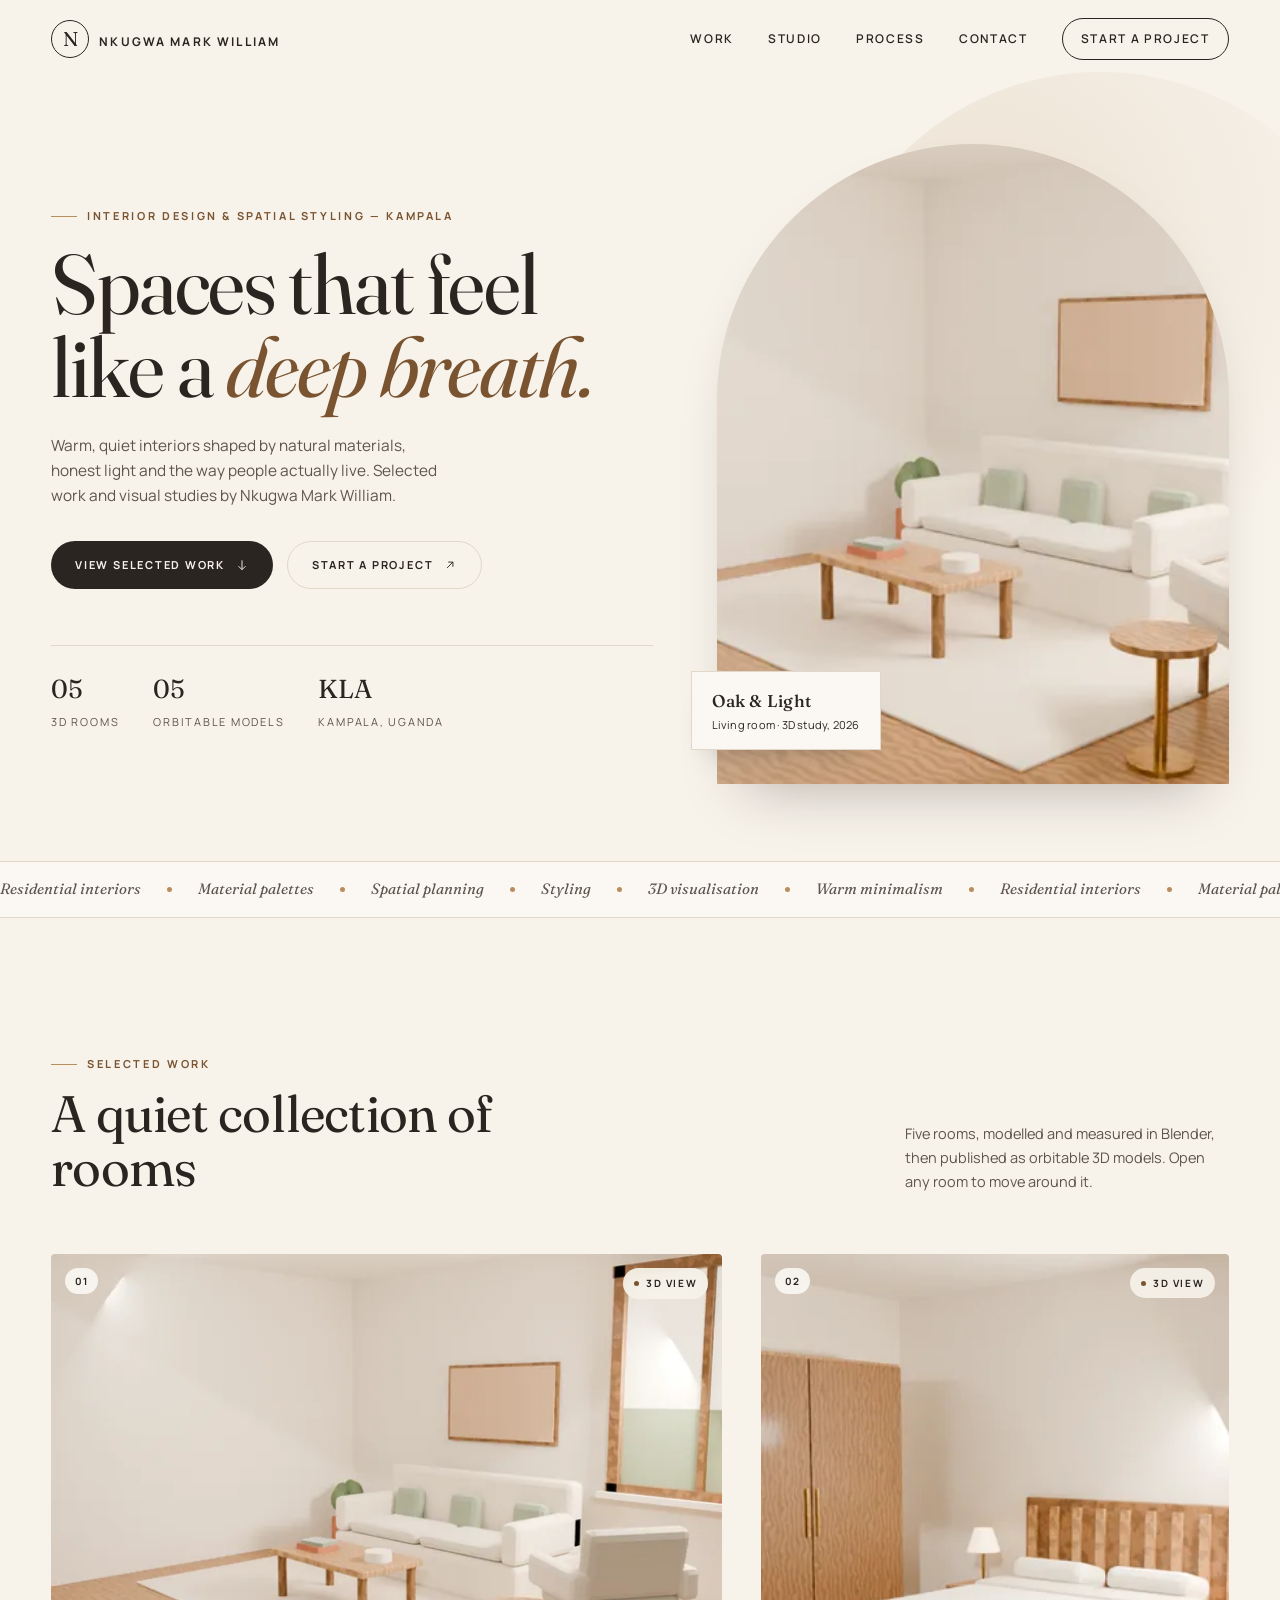
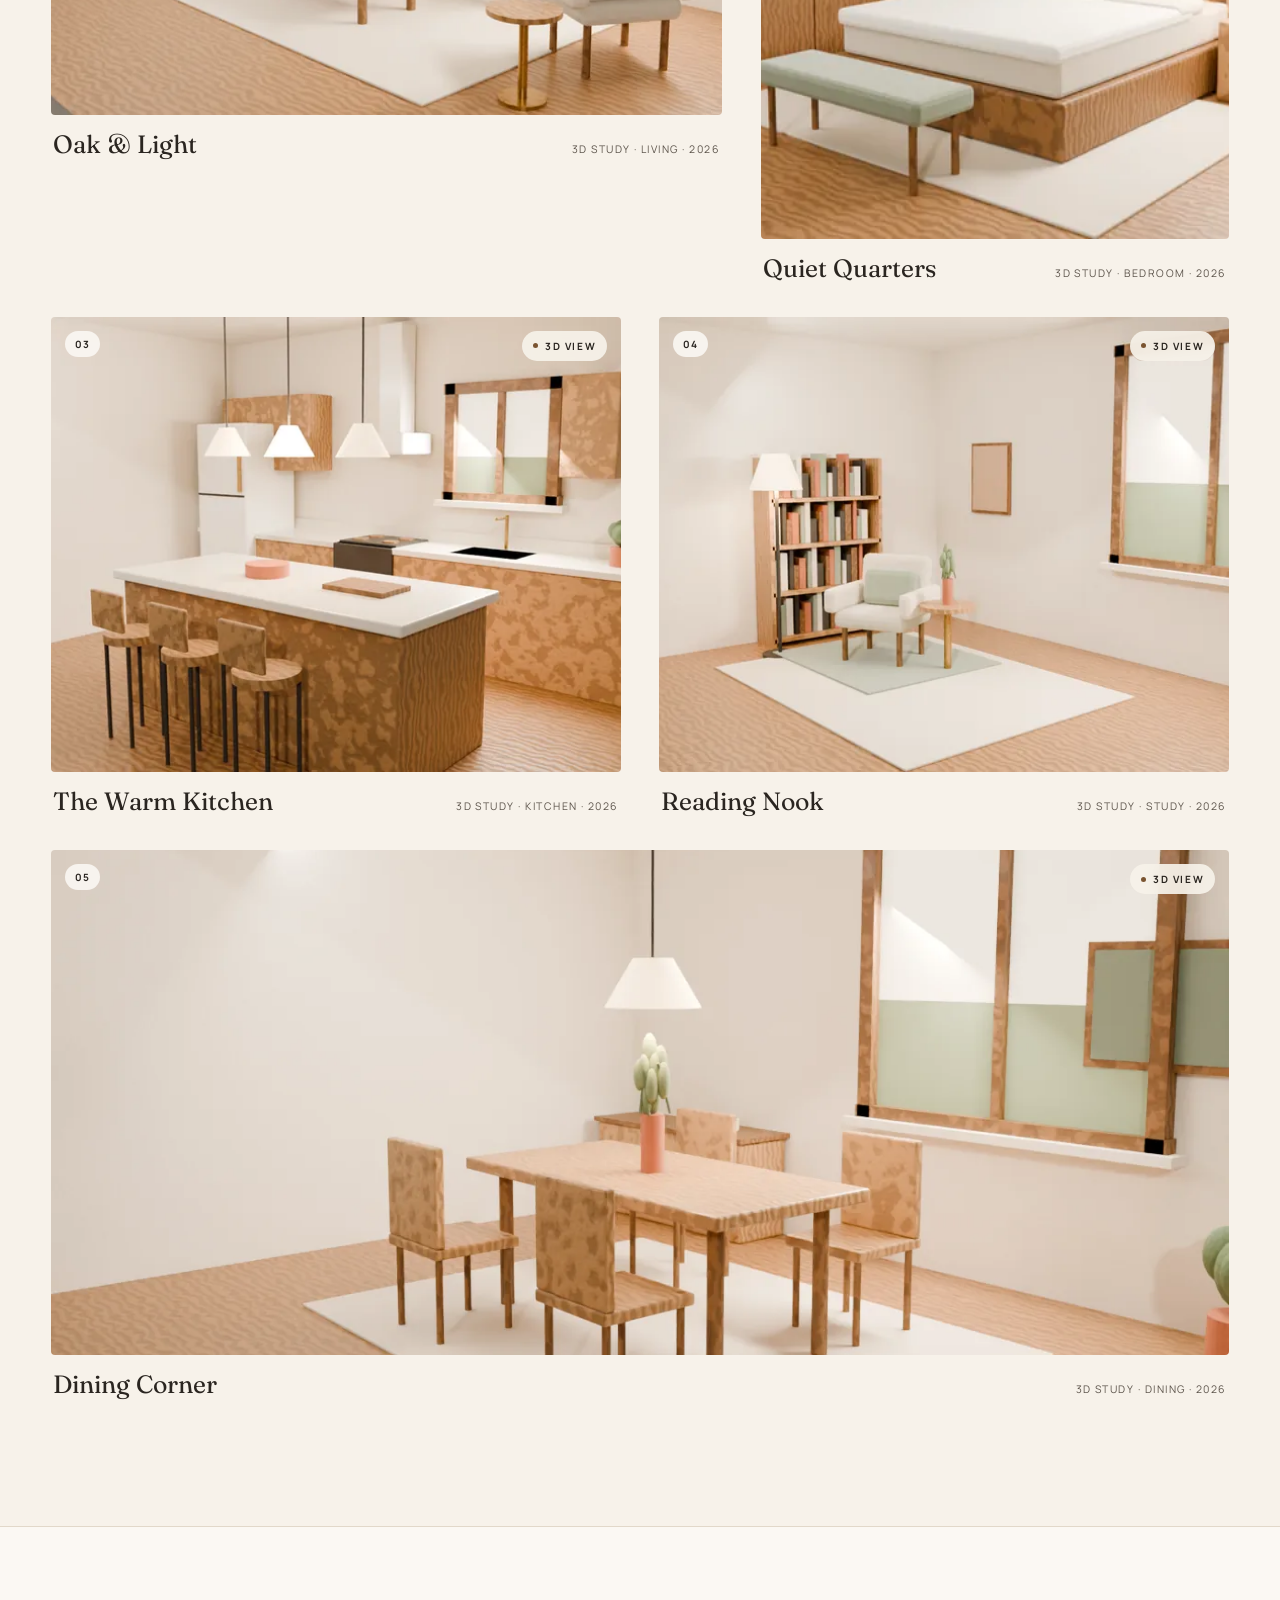
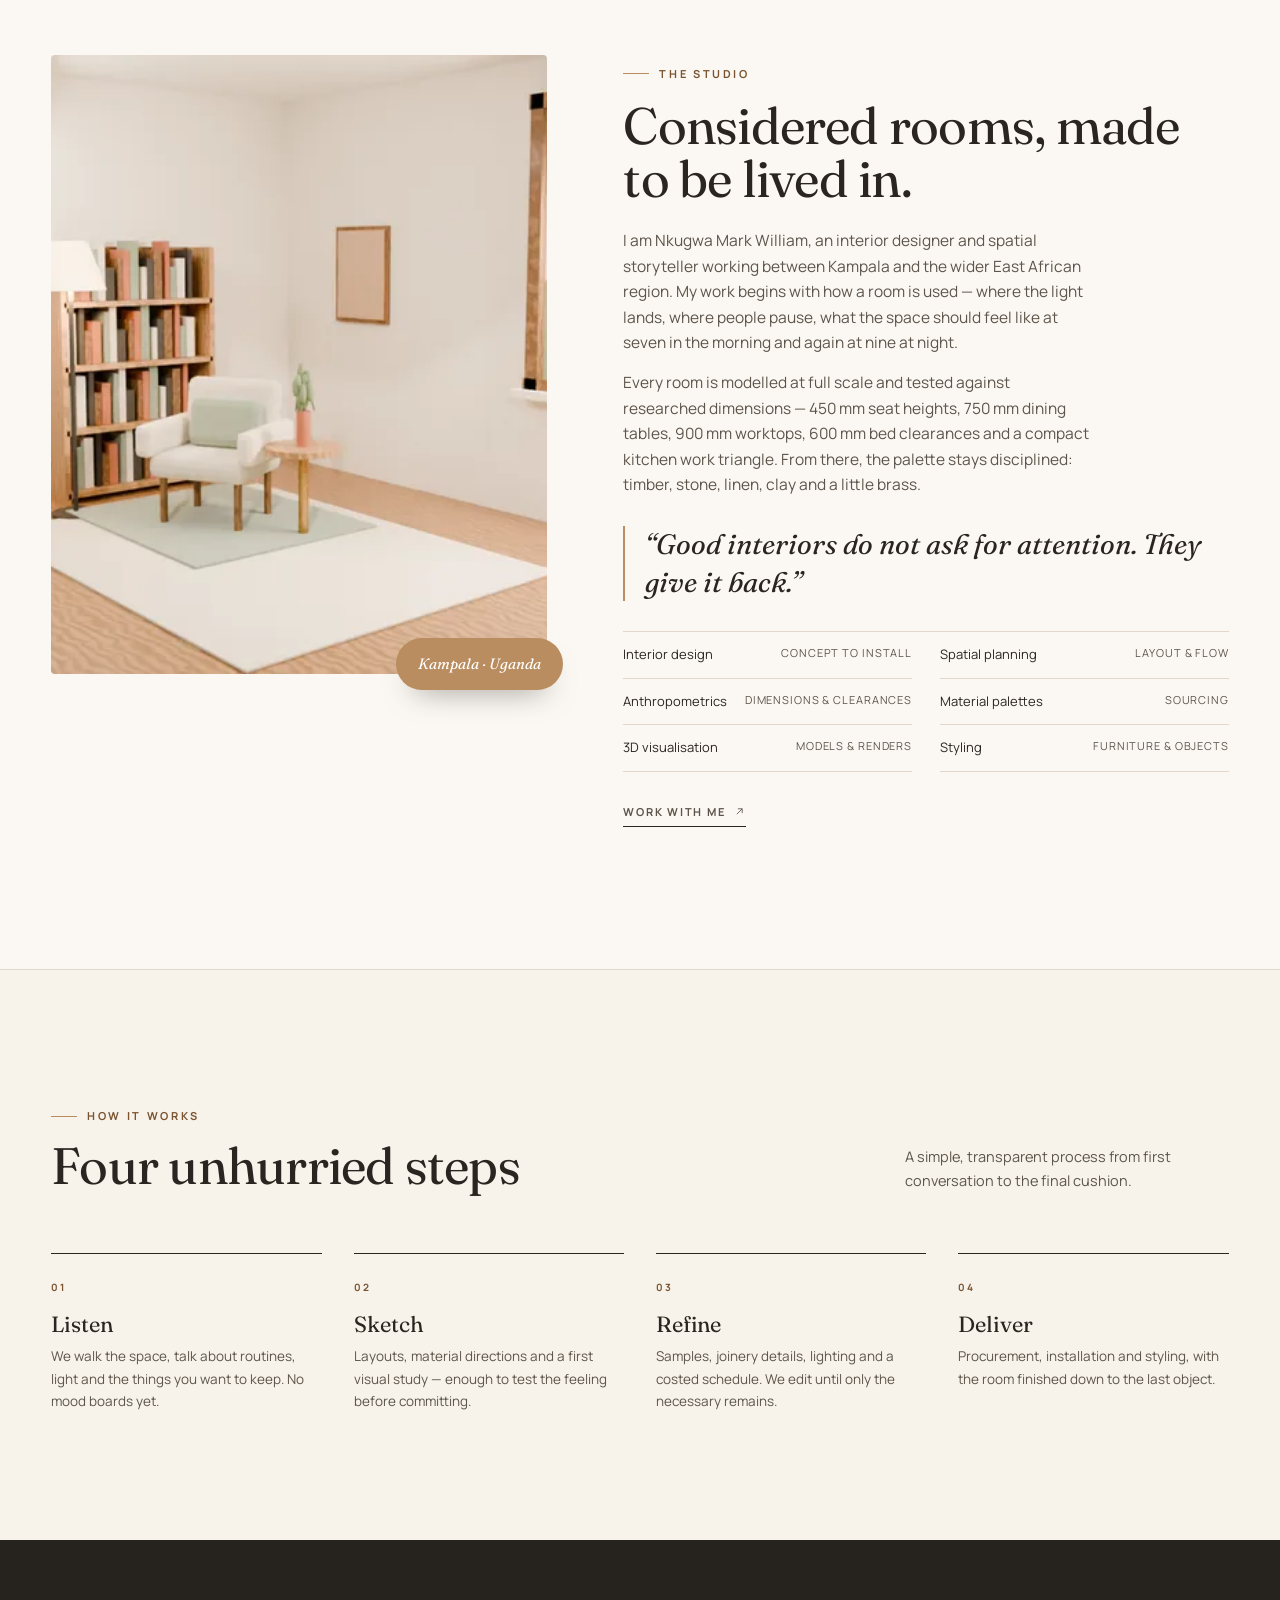
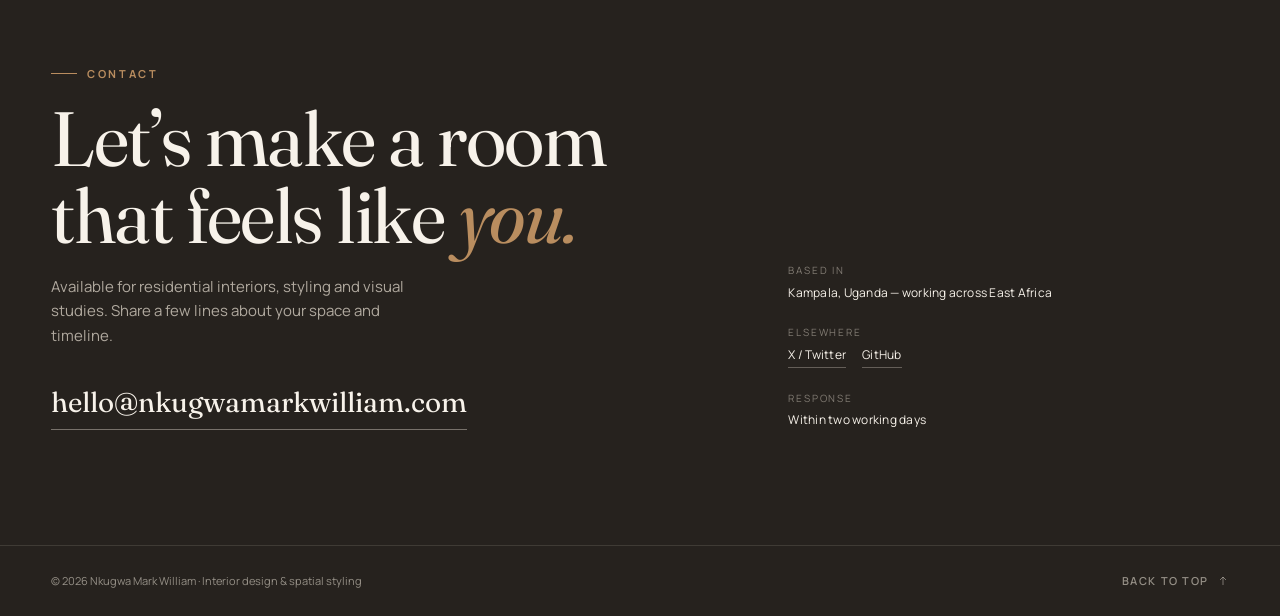
<file: index.html>
<!DOCTYPE html>
<html lang="en">
<head>
<meta charset="UTF-8">
<meta name="viewport" content="width=device-width, initial-scale=1.0">
<title>Nkugwa Mark William — Interior design & spatial styling</title>
<meta name="description" content="Warm, quiet interiors shaped by natural materials, honest light and the way people live. Selected work by Nkugwa Mark William, Kampala.">
<meta name="theme-color" content="#f7f2ea">
<link rel="canonical" href="https://marknwilliam.github.io/interior-portfolio/">
<meta property="og:type" content="website">
<meta property="og:site_name" content="Nkugwa Mark William">
<meta property="og:title" content="Nkugwa Mark William — Interior design & spatial styling">
<meta property="og:description" content="Warm, quiet interiors shaped by natural materials, honest light and the way people live. Selected work by Nkugwa Mark William, Kampala.">
<meta property="og:image" content="https://marknwilliam.github.io/interior-portfolio/assets/img/oak-and-light-og.webp">
<meta property="og:url" content="https://marknwilliam.github.io/interior-portfolio/">
<meta name="twitter:card" content="summary_large_image">
<meta name="twitter:creator" content="@MarkNkugwa">
<meta name="twitter:title" content="Nkugwa Mark William — Interior design & spatial styling">
<meta name="twitter:description" content="Warm, quiet interiors shaped by natural materials, honest light and the way people live. Selected work by Nkugwa Mark William, Kampala.">
<meta name="twitter:image" content="https://marknwilliam.github.io/interior-portfolio/assets/img/oak-and-light-og.webp">
<link rel="icon" href="assets/favicon.svg" type="image/svg+xml">
<script>document.documentElement.classList.add("js");</script>
<link rel="preconnect" href="https://fonts.googleapis.com">
<link rel="preconnect" href="https://fonts.gstatic.com" crossorigin>
<link href="https://fonts.googleapis.com/css2?family=Fraunces:ital,opsz,wght@0,9..144,300..600;1,9..144,300..600&family=Manrope:wght@300..700&display=swap" rel="stylesheet">
<link rel="stylesheet" href="assets/css/style.css">
<script type="importmap">{"imports":{"three":"assets/vendor/three.module.js","three/addons/":"assets/vendor/addons/"}}</script>
</head>
<body>
<a class="skip" href="#main">Skip to content</a>
<header class="site-header">
  <div class="wrap header-inner">
    <a class="brand" href="index.html">
      <span class="mark" aria-hidden="true">N</span>
      <span class="name">Nkugwa Mark William</span>
    </a>
    <button class="menu-toggle" aria-label="Toggle menu" aria-expanded="false" aria-controls="nav"><span></span></button>
    <nav class="nav" id="nav" aria-label="Main">
      <a href="index.html#work">Work</a><a href="index.html#studio">Studio</a><a href="index.html#process">Process</a><a href="index.html#contact">Contact</a>
      <a class="cta" href="mailto:hello@nkugwamarkwilliam.com">Start a project</a>
    </nav>
  </div>
</header>
<main id="main">
<section class="hero" id="top">
  <div class="wrap hero-grid">
    <div>
      <span class="eyebrow reveal">Interior design &amp; spatial styling — Kampala</span>
      <h1 class="reveal" data-delay="1">Spaces that feel like a <em>deep breath.</em></h1>
      <p class="lede reveal" data-delay="2">Warm, quiet interiors shaped by natural materials, honest light and the way people actually live. Selected work and visual studies by Nkugwa Mark William.</p>
      <div class="hero-actions reveal" data-delay="3">
        <a class="btn btn-dark" href="#work">View selected work <svg viewBox="0 0 24 24" fill="none" stroke="currentColor" stroke-width="1.6" aria-hidden="true"><path d="M12 4v16m0 0l-6-6m6 6l6-6"/></svg></a>
        <a class="btn btn-ghost" href="#contact">Start a project <svg viewBox="0 0 24 24" fill="none" stroke="currentColor" stroke-width="1.6" aria-hidden="true"><path d="M7 17L17 7M9 7h8v8"/></svg></a>
      </div>
      <div class="hero-meta reveal" data-delay="3">
        <div><strong>05</strong>3D rooms</div>
        <div><strong>05</strong>Orbitable models</div>
        <div><strong>KLA</strong>Kampala, Uganda</div>
      </div>
    </div>
    <div class="hero-visual reveal" data-delay="2">
      <div class="arch">
        <img src="assets/img/oak-and-light-1280.webp"
             srcset="assets/img/oak-and-light-800.webp 800w, assets/img/oak-and-light-1280.webp 1280w"
             sizes="(max-width:1000px) 90vw, 44vw" width="1280" height="720"
             alt="3D render of a warm living room with a linen sofa, oak coffee table and soft daylight" fetchpriority="high" decoding="async">
      </div>
      <div class="hero-note"><strong>Oak &amp; Light</strong>Living room · 3D study, 2026</div>
    </div>
  </div>
</section>

<div class="ticker" aria-hidden="true">
  <div class="ticker-track"><span>Residential interiors</span><span>Material palettes</span><span>Spatial planning</span><span>Styling</span><span>3D visualisation</span><span>Warm minimalism</span><span>Residential interiors</span><span>Material palettes</span><span>Spatial planning</span><span>Styling</span><span>3D visualisation</span><span>Warm minimalism</span></div>
</div>

<section class="section" id="work">
  <div class="wrap">
    <div class="section-head">
      <div>
        <span class="eyebrow reveal">Selected work</span>
        <h2 class="reveal" data-delay="1">A quiet collection of rooms</h2>
      </div>
      <p class="reveal" data-delay="2">Five rooms, modelled and measured in Blender, then published as orbitable 3D models. Open any room to move around it.</p>
    </div>
    <div class="work-grid">
      <a class="card card--wide reveal" href="work/oak-and-light.html" data-delay="0">
  <div class="card-media">
    <span class="card-index">01</span><span class="card-3d">3D view</span>
    <img src="assets/img/oak-and-light-1280.webp"
         srcset="assets/img/oak-and-light-1280.webp 1280w, assets/img/oak-and-light-800.webp 800w"
         sizes="(max-width:760px) 100vw, 60vw" width="1280" height="720"
         alt="3D render of a warm living room with a linen sofa, oak coffee table, armchair and floor lamp" loading="lazy" decoding="async">
  </div>
  <div class="card-meta">
    <h3>Oak &amp; Light</h3>
    <span>3D study · Living · 2026</span>
  </div>
</a>
<a class="card card--narrow reveal" href="work/quiet-quarters.html" data-delay="1">
  <div class="card-media">
    <span class="card-index">02</span><span class="card-3d">3D view</span>
    <img src="assets/img/quiet-quarters-1280.webp"
         srcset="assets/img/quiet-quarters-1280.webp 1280w, assets/img/quiet-quarters-800.webp 800w"
         sizes="(max-width:760px) 100vw, 45vw" width="1280" height="720"
         alt="3D render of a calm bedroom with a low bed, slatted oak headboard, nightstands and sliding wardrobe" loading="lazy" decoding="async">
  </div>
  <div class="card-meta">
    <h3>Quiet Quarters</h3>
    <span>3D study · Bedroom · 2026</span>
  </div>
</a>
<a class="card card--half reveal" href="work/warm-kitchen.html" data-delay="2">
  <div class="card-media">
    <span class="card-index">03</span><span class="card-3d">3D view</span>
    <img src="assets/img/warm-kitchen-1280.webp"
         srcset="assets/img/warm-kitchen-1280.webp 1280w, assets/img/warm-kitchen-800.webp 800w"
         sizes="(max-width:760px) 100vw, 45vw" width="1280" height="720"
         alt="3D render of a warm oak kitchen with a stone worktop, island, stools and pendant lights" loading="lazy" decoding="async">
  </div>
  <div class="card-meta">
    <h3>The Warm Kitchen</h3>
    <span>3D study · Kitchen · 2026</span>
  </div>
</a>
<a class="card card--half reveal" href="work/reading-nook.html" data-delay="0">
  <div class="card-media">
    <span class="card-index">04</span><span class="card-3d">3D view</span>
    <img src="assets/img/reading-nook-1280.webp"
         srcset="assets/img/reading-nook-1280.webp 1280w, assets/img/reading-nook-800.webp 800w"
         sizes="(max-width:760px) 100vw, 45vw" width="1280" height="720"
         alt="3D render of a reading nook with a linen armchair, brass side table and full bookshelf" loading="lazy" decoding="async">
  </div>
  <div class="card-meta">
    <h3>Reading Nook</h3>
    <span>3D study · Study · 2026</span>
  </div>
</a>
<a class="card card--full reveal" href="work/dining-corner.html" data-delay="1">
  <div class="card-media">
    <span class="card-index">05</span><span class="card-3d">3D view</span>
    <img src="assets/img/dining-corner-1280.webp"
         srcset="assets/img/dining-corner-1280.webp 1280w, assets/img/dining-corner-800.webp 800w"
         sizes="(max-width:760px) 100vw, 100vw" width="1280" height="720"
         alt="3D render of a dining room with an oak table, four chairs, low pendant and sideboard" loading="lazy" decoding="async">
  </div>
  <div class="card-meta">
    <h3>Dining Corner</h3>
    <span>3D study · Dining · 2026</span>
  </div>
</a>
    </div>
  </div>
</section>

<section class="section about" id="studio">
  <div class="wrap about-grid">
    <div class="about-figure reveal">
      <img src="assets/img/reading-nook-1280.webp"
           srcset="assets/img/reading-nook-800.webp 800w, assets/img/reading-nook-1280.webp 1280w"
           sizes="(max-width:1000px) 80vw, 38vw" width="1280" height="720"
           alt="Reading nook with linen armchair, bookshelf and warm lamp light" loading="lazy" decoding="async">
      <span class="tag">Kampala · Uganda</span>
    </div>
    <div class="about-copy">
      <span class="eyebrow reveal">The studio</span>
      <h2 class="reveal" data-delay="1">Considered rooms, made to be lived in.</h2>
      <p class="reveal" data-delay="2">I am Nkugwa Mark William, an interior designer and spatial storyteller working between Kampala and the wider East African region. My work begins with how a room is used — where the light lands, where people pause, what the space should feel like at seven in the morning and again at nine at night.</p>
      <p class="reveal" data-delay="2">Every room is modelled at full scale and tested against researched dimensions — 450 mm seat heights, 750 mm dining tables, 900 mm worktops, 600 mm bed clearances and a compact kitchen work triangle. From there, the palette stays disciplined: timber, stone, linen, clay and a little brass.</p>
      <blockquote class="big-quote reveal" data-delay="3">“Good interiors do not ask for attention. They give it back.”</blockquote>
      <div class="services reveal" data-delay="3">
        <div><span>Interior design</span><span>Concept to install</span></div>
        <div><span>Spatial planning</span><span>Layout &amp; flow</span></div>
        <div><span>Anthropometrics</span><span>Dimensions &amp; clearances</span></div>
        <div><span>Material palettes</span><span>Sourcing</span></div>
        <div><span>3D visualisation</span><span>Models &amp; renders</span></div>
        <div><span>Styling</span><span>Furniture &amp; objects</span></div>
      </div>
      <p class="reveal" data-delay="3" style="margin-top:26px"><a class="link-arrow" href="mailto:hello@nkugwamarkwilliam.com">Work with me <svg viewBox="0 0 24 24" fill="none" stroke="currentColor" stroke-width="1.6" aria-hidden="true"><path d="M7 17L17 7M9 7h8v8"/></svg></a></p>
    </div>
  </div>
</section>

<section class="section" id="process">
  <div class="wrap">
    <div class="section-head">
      <div>
        <span class="eyebrow reveal">How it works</span>
        <h2 class="reveal" data-delay="1">Four unhurried steps</h2>
      </div>
      <p class="reveal" data-delay="2">A simple, transparent process from first conversation to the final cushion.</p>
    </div>
    <div class="process-grid">
      <article class="step reveal"><span class="num">01</span><h3>Listen</h3><p>We walk the space, talk about routines, light and the things you want to keep. No mood boards yet.</p></article>
      <article class="step reveal" data-delay="1"><span class="num">02</span><h3>Sketch</h3><p>Layouts, material directions and a first visual study — enough to test the feeling before committing.</p></article>
      <article class="step reveal" data-delay="2"><span class="num">03</span><h3>Refine</h3><p>Samples, joinery details, lighting and a costed schedule. We edit until only the necessary remains.</p></article>
      <article class="step reveal" data-delay="3"><span class="num">04</span><h3>Deliver</h3><p>Procurement, installation and styling, with the room finished down to the last object.</p></article>
    </div>
  </div>
</section>

<section class="contact" id="contact">
  <div class="wrap contact-grid">
    <div>
      <span class="eyebrow reveal">Contact</span>
      <h2 class="reveal" data-delay="1">Let’s make a room that feels like <em>you.</em></h2>
      <p class="reveal" data-delay="2">Available for residential interiors, styling and visual studies. Share a few lines about your space and timeline.</p>
      <a class="mail reveal" data-delay="3" href="mailto:hello@nkugwamarkwilliam.com">hello@nkugwamarkwilliam.com</a>
    </div>
    <div class="contact-side reveal" data-delay="3">
      <div><span class="label">Based in</span>Kampala, Uganda — working across East Africa</div>
      <div><span class="label">Elsewhere</span><div class="socials"><a href="https://x.com/MarkNkugwa" target="_blank" rel="noopener">X / Twitter</a><a href="https://github.com/MarkNwilliam" target="_blank" rel="noopener">GitHub</a></div></div>
      <div><span class="label">Response</span>Within two working days</div>
    </div>
  </div>
</section>
</main>
<footer class="site-footer">
  <div class="wrap footer-inner">
    <span>© <span data-year>2026</span> Nkugwa Mark William · Interior design &amp; spatial styling</span>
    <a class="to-top" href="#top">Back to top <svg viewBox="0 0 24 24" fill="none" stroke="currentColor" stroke-width="1.6" aria-hidden="true"><path d="M12 20V4m0 0l-6 6m6-6l6 6"/></svg></a>
  </div>
</footer>
<script src="assets/js/main.js" defer></script>
</body>
</html>
</file>
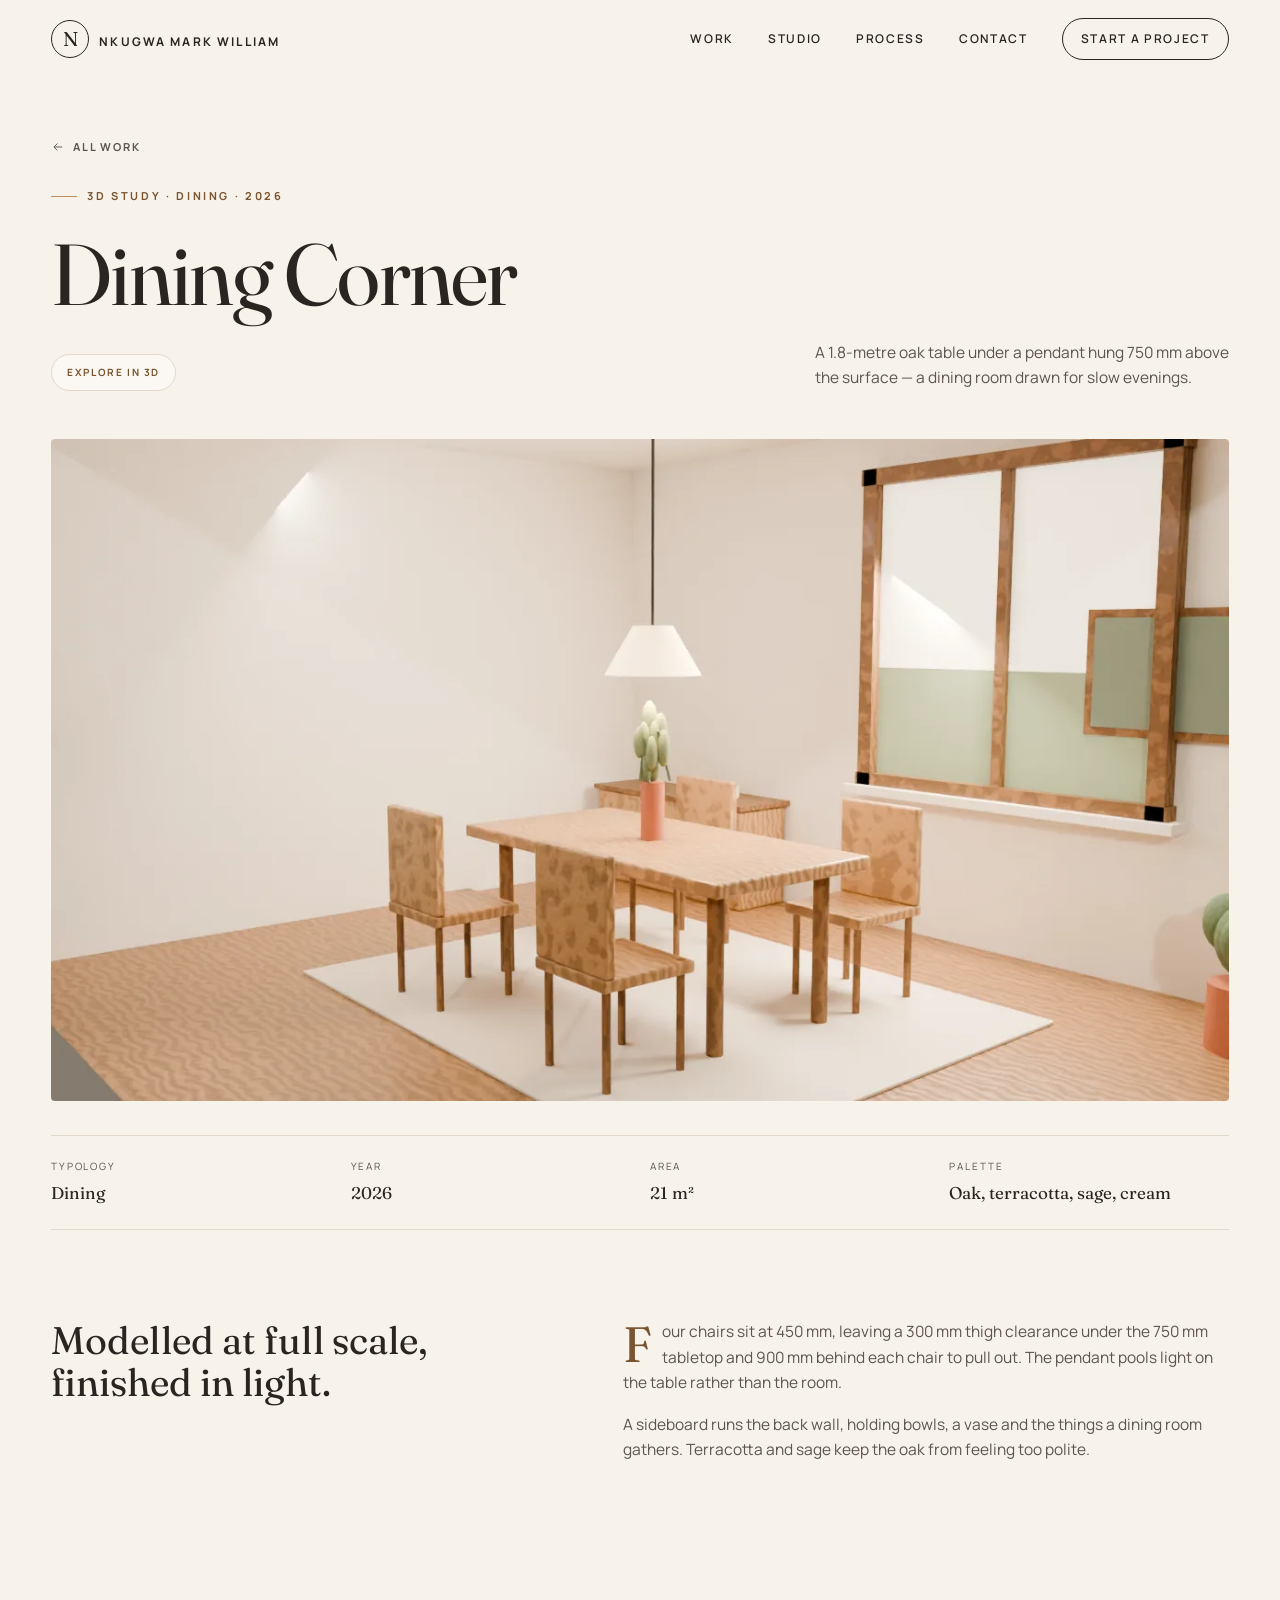
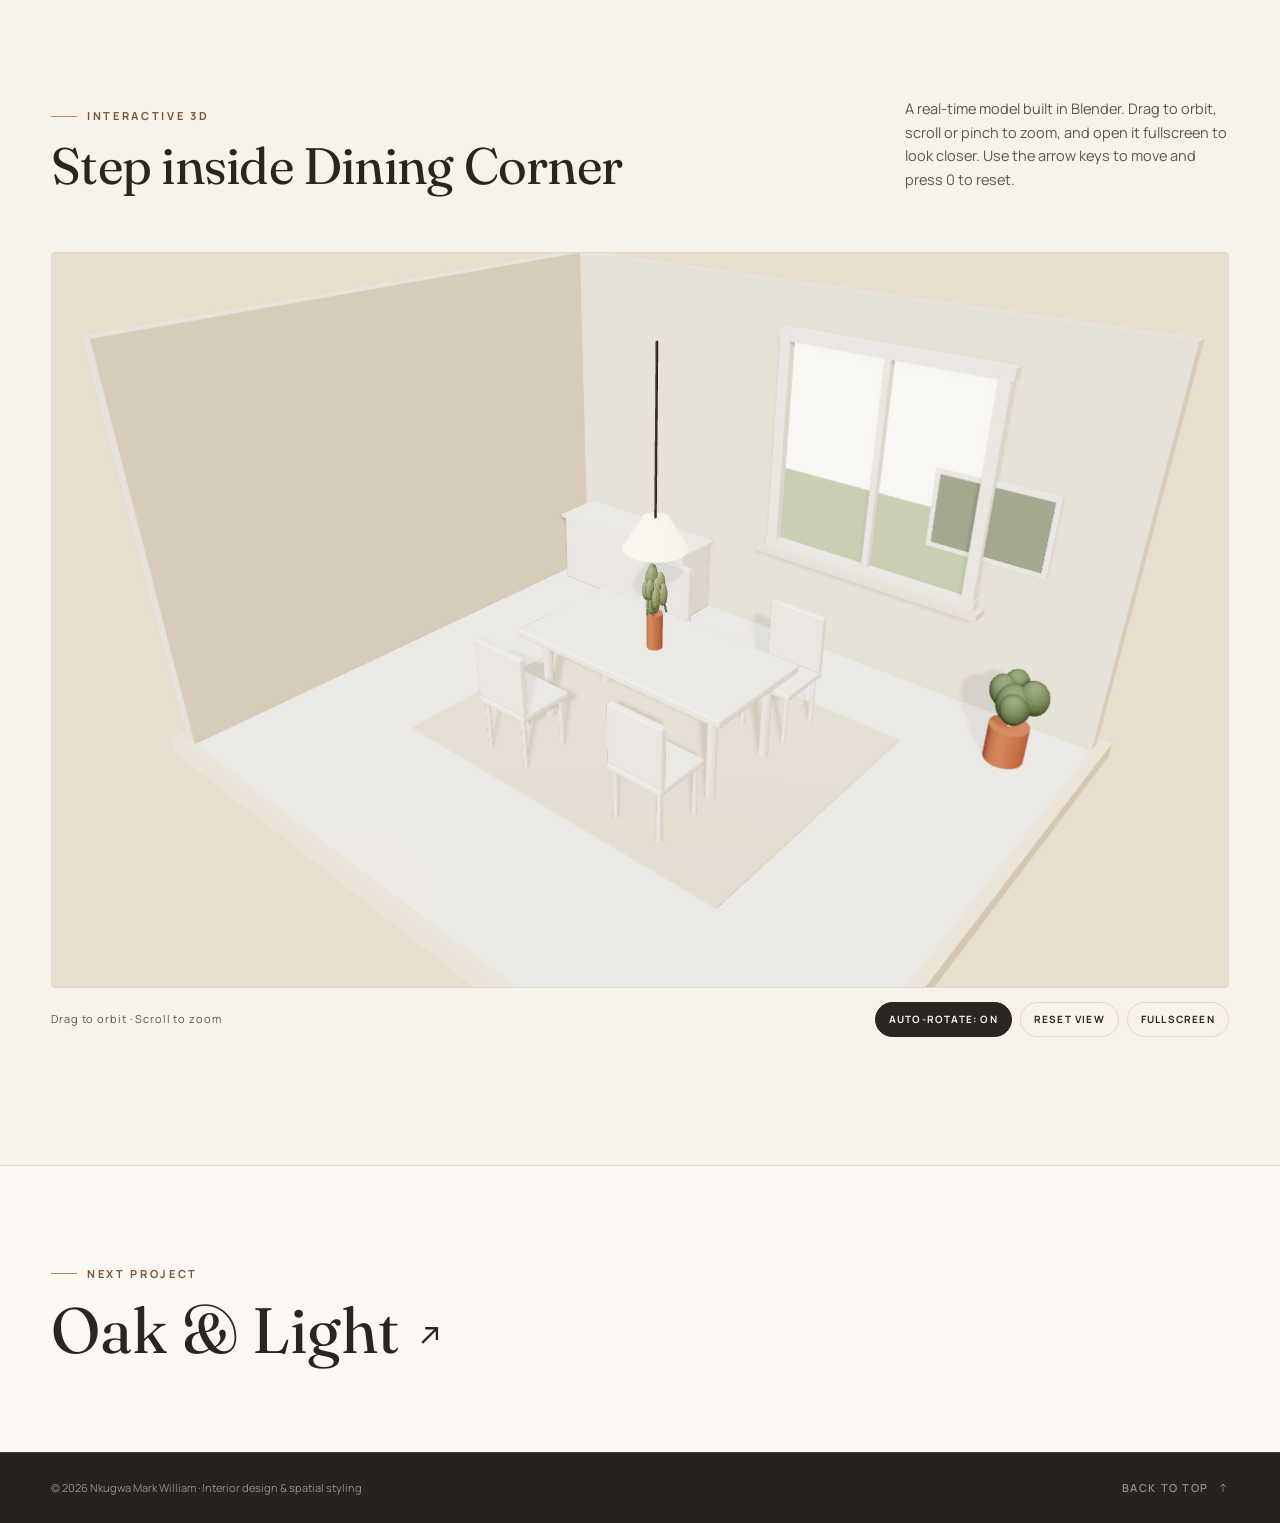
<file: work/dining-corner.html>
<!DOCTYPE html>
<html lang="en">
<head>
<meta charset="UTF-8">
<meta name="viewport" content="width=device-width, initial-scale=1.0">
<title>Dining Corner — Nkugwa Mark William</title>
<meta name="description" content="A 1.8-metre oak table under a pendant hung 750 mm above the surface — a dining room drawn for slow evenings.">
<meta name="theme-color" content="#f7f2ea">
<link rel="canonical" href="https://marknwilliam.github.io/interior-portfolio/work/dining-corner.html">
<meta property="og:type" content="website">
<meta property="og:site_name" content="Nkugwa Mark William">
<meta property="og:title" content="Dining Corner — Nkugwa Mark William">
<meta property="og:description" content="A 1.8-metre oak table under a pendant hung 750 mm above the surface — a dining room drawn for slow evenings.">
<meta property="og:image" content="https://marknwilliam.github.io/interior-portfolio/assets/img/dining-corner-og.webp">
<meta property="og:url" content="https://marknwilliam.github.io/interior-portfolio/work/dining-corner.html">
<meta name="twitter:card" content="summary_large_image">
<meta name="twitter:creator" content="@MarkNkugwa">
<meta name="twitter:title" content="Dining Corner — Nkugwa Mark William">
<meta name="twitter:description" content="A 1.8-metre oak table under a pendant hung 750 mm above the surface — a dining room drawn for slow evenings.">
<meta name="twitter:image" content="https://marknwilliam.github.io/interior-portfolio/assets/img/dining-corner-og.webp">
<link rel="icon" href="../assets/favicon.svg" type="image/svg+xml">
<script>document.documentElement.classList.add("js");</script>
<link rel="preconnect" href="https://fonts.googleapis.com">
<link rel="preconnect" href="https://fonts.gstatic.com" crossorigin>
<link href="https://fonts.googleapis.com/css2?family=Fraunces:ital,opsz,wght@0,9..144,300..600;1,9..144,300..600&family=Manrope:wght@300..700&display=swap" rel="stylesheet">
<link rel="stylesheet" href="../assets/css/style.css">
<script type="importmap">{"imports":{"three":"../assets/vendor/three.module.js","three/addons/":"../assets/vendor/addons/"}}</script>
</head>
<body>
<a class="skip" href="#main">Skip to content</a>
<header class="site-header">
  <div class="wrap header-inner">
    <a class="brand" href="../index.html">
      <span class="mark" aria-hidden="true">N</span>
      <span class="name">Nkugwa Mark William</span>
    </a>
    <button class="menu-toggle" aria-label="Toggle menu" aria-expanded="false" aria-controls="nav"><span></span></button>
    <nav class="nav" id="nav" aria-label="Main">
      <a href="../index.html#work">Work</a><a href="../index.html#studio">Studio</a><a href="../index.html#process">Process</a><a href="../index.html#contact">Contact</a>
      <a class="cta" href="mailto:hello@nkugwamarkwilliam.com">Start a project</a>
    </nav>
  </div>
</header>
<main id="main">
<section class="project-hero">
  <div class="wrap">
    <a class="back" href="../index.html#work"><svg viewBox="0 0 24 24" fill="none" stroke="currentColor" stroke-width="1.6" aria-hidden="true"><path d="M19 12H5m0 0l6-6m-6 6l6 6"/></svg> All work</a>
    <div class="project-intro">
      <div>
        <span class="eyebrow" style="margin-top:26px;display:inline-flex">3D study · Dining · 2026</span>
        <h1 class="project-title">Dining Corner</h1><a class="project-chip" href="#3d">Explore in 3D</a>
      </div>
      <p>A 1.8-metre oak table under a pendant hung 750 mm above the surface — a dining room drawn for slow evenings.</p>
    </div>
    <div class="project-main">
      <img src="../assets/img/dining-corner-1280.webp" width="1280" height="720" alt="3D render of a dining room with an oak table, four chairs, low pendant and sideboard" fetchpriority="high" decoding="async">
    </div>
    <div class="project-meta">
      <div><span class="label">Typology</span><span class="value">Dining</span></div>
      <div><span class="label">Year</span><span class="value">2026</span></div>
      <div><span class="label">Area</span><span class="value">21 m²</span></div>
      <div><span class="label">Palette</span><span class="value">Oak, terracotta, sage, cream</span></div>
    </div>
  </div>
</section>

<section class="wrap project-body">
  <h2 class="reveal">Modelled at full scale, finished in light.</h2>
  <div class="prose reveal" data-delay="1"><p>Four chairs sit at 450 mm, leaving a 300 mm thigh clearance under the 750 mm tabletop and 900 mm behind each chair to pull out. The pendant pools light on the table rather than the room.</p><p>A sideboard runs the back wall, holding bowls, a vase and the things a dining room gathers. Terracotta and sage keep the oak from feeling too polite.</p></div>
</section>

<section class="section viewer-section" id="3d">
  <div class="wrap">
    <div class="section-head">
      <div>
        <span class="eyebrow reveal">Interactive 3D</span>
        <h2 class="reveal" data-delay="1">Step inside Dining Corner</h2>
      </div>
      <p class="reveal" data-delay="2">A real-time model built in Blender. Drag to orbit, scroll or pinch to zoom, and open it fullscreen to look closer. Use the arrow keys to move and press 0 to reset.</p>
    </div>
    <div class="viewer reveal" data-3d data-model="../assets/models/dining-corner.glb" data-poster="../assets/img/dining-corner-1280.webp" data-name="Dining Corner">
      <div class="viewer-stage" tabindex="0" role="application" aria-label="Interactive 3D model of Dining Corner. Drag to orbit, scroll to zoom, or use the arrow keys. Press 0 to reset.">
        <img class="viewer-poster" src="../assets/img/dining-corner-1280.webp" width="1280" height="720" alt="3D render of a dining room with an oak table, four chairs, low pendant and sideboard" loading="lazy" decoding="async">
        <div class="viewer-loader" role="status" data-viewer-loader><span>Loading 3D model</span><span class="viewer-bar"><i></i></span></div>
        <div class="viewer-error" role="alert" data-viewer-error hidden><span>3D preview unavailable — the render above still shows the room.</span></div>
      </div>
      <div class="viewer-toolbar">
        <span class="viewer-hint">Drag to orbit · Scroll to zoom</span>
        <div class="viewer-actions">
          <button type="button" data-viewer-rotate aria-pressed="true" disabled>Auto-rotate: on</button>
          <button type="button" data-viewer-reset disabled>Reset view</button>
          <button type="button" data-viewer-fullscreen disabled>Fullscreen</button>
        </div>
      </div>
    </div>
  </div>
</section>
<script type="module" src="../assets/js/viewer3d.js"></script>

<a class="next" href="oak-and-light.html">
  <div class="wrap">
    <span class="eyebrow">Next project</span>
    <h2>Oak &amp; Light <svg viewBox="0 0 24 24" fill="none" stroke="currentColor" stroke-width="1.6" aria-hidden="true"><path d="M7 17L17 7M9 7h8v8"/></svg></h2>
  </div>
</a>
</main>
<footer class="site-footer">
  <div class="wrap footer-inner">
    <span>© <span data-year>2026</span> Nkugwa Mark William · Interior design &amp; spatial styling</span>
    <a class="to-top" href="#top">Back to top <svg viewBox="0 0 24 24" fill="none" stroke="currentColor" stroke-width="1.6" aria-hidden="true"><path d="M12 20V4m0 0l-6 6m6-6l6 6"/></svg></a>
  </div>
</footer>
<script src="../assets/js/main.js" defer></script>
</body>
</html>
</file>
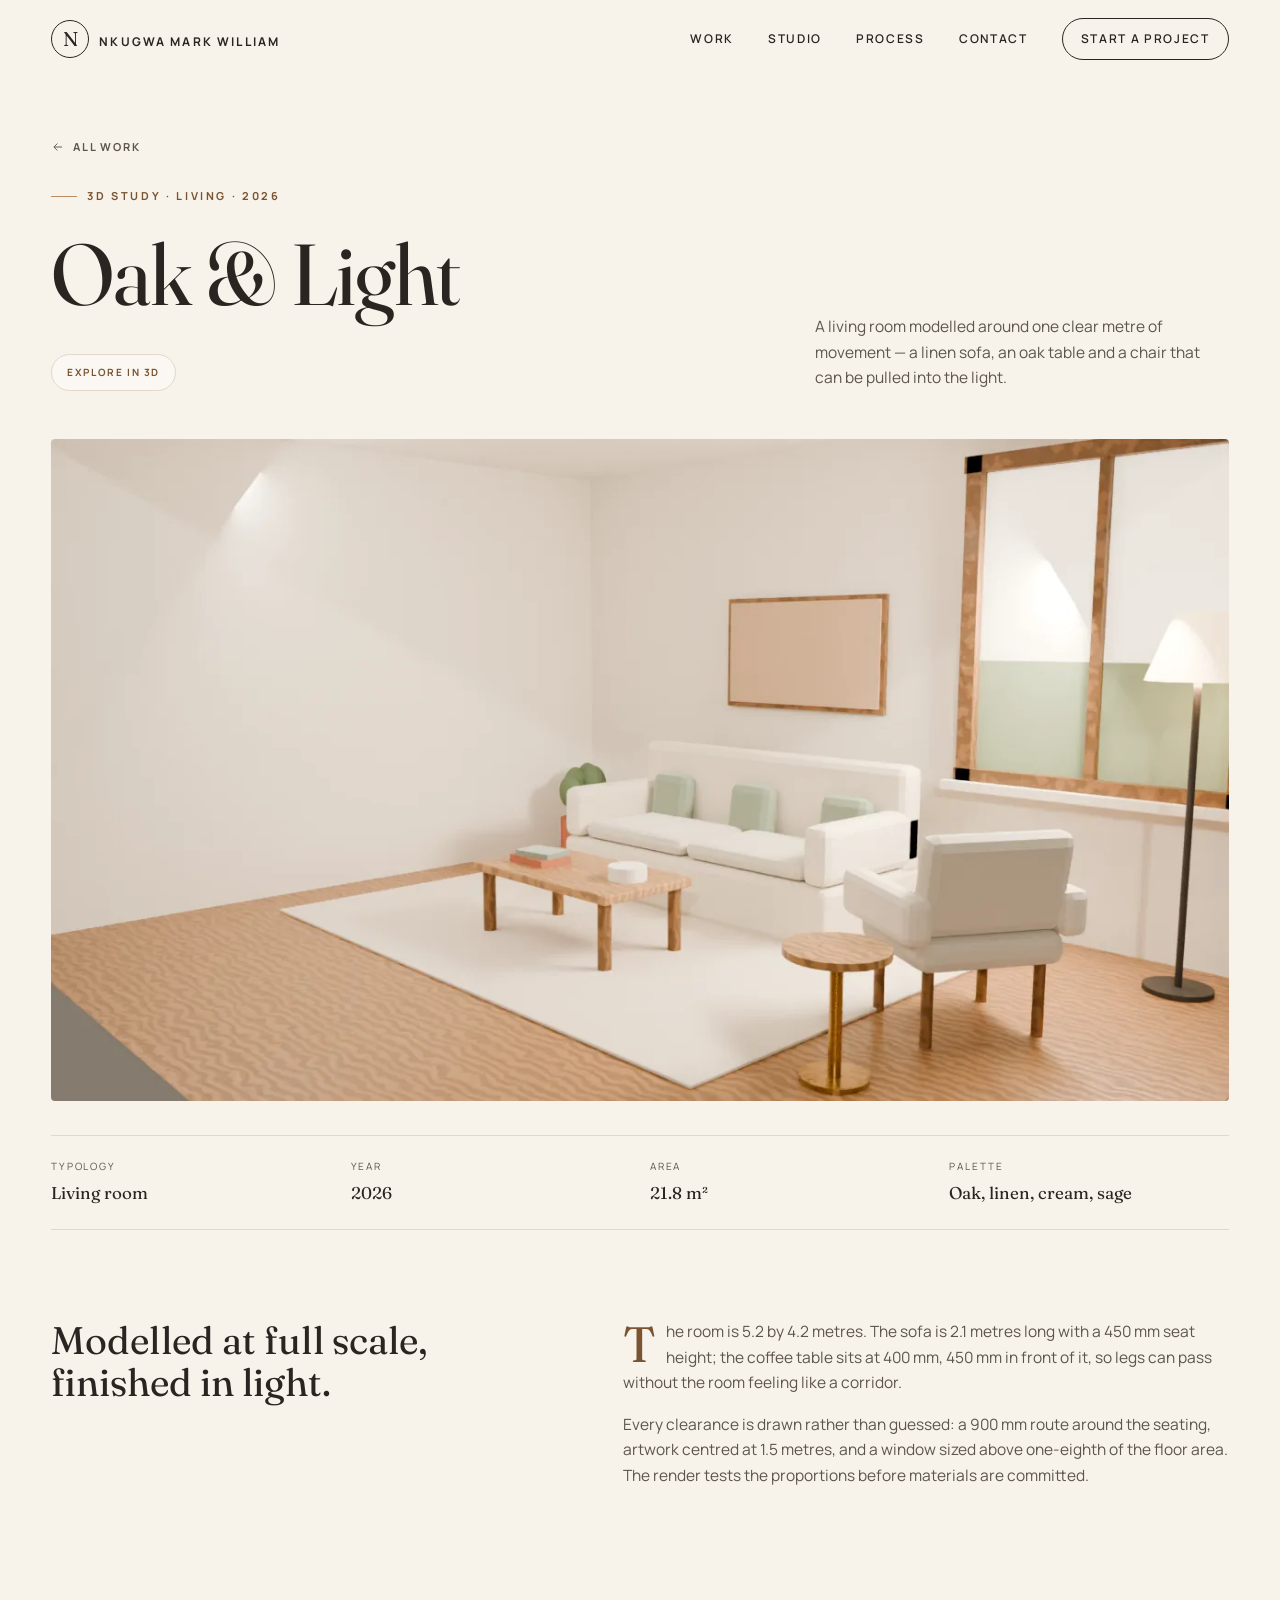
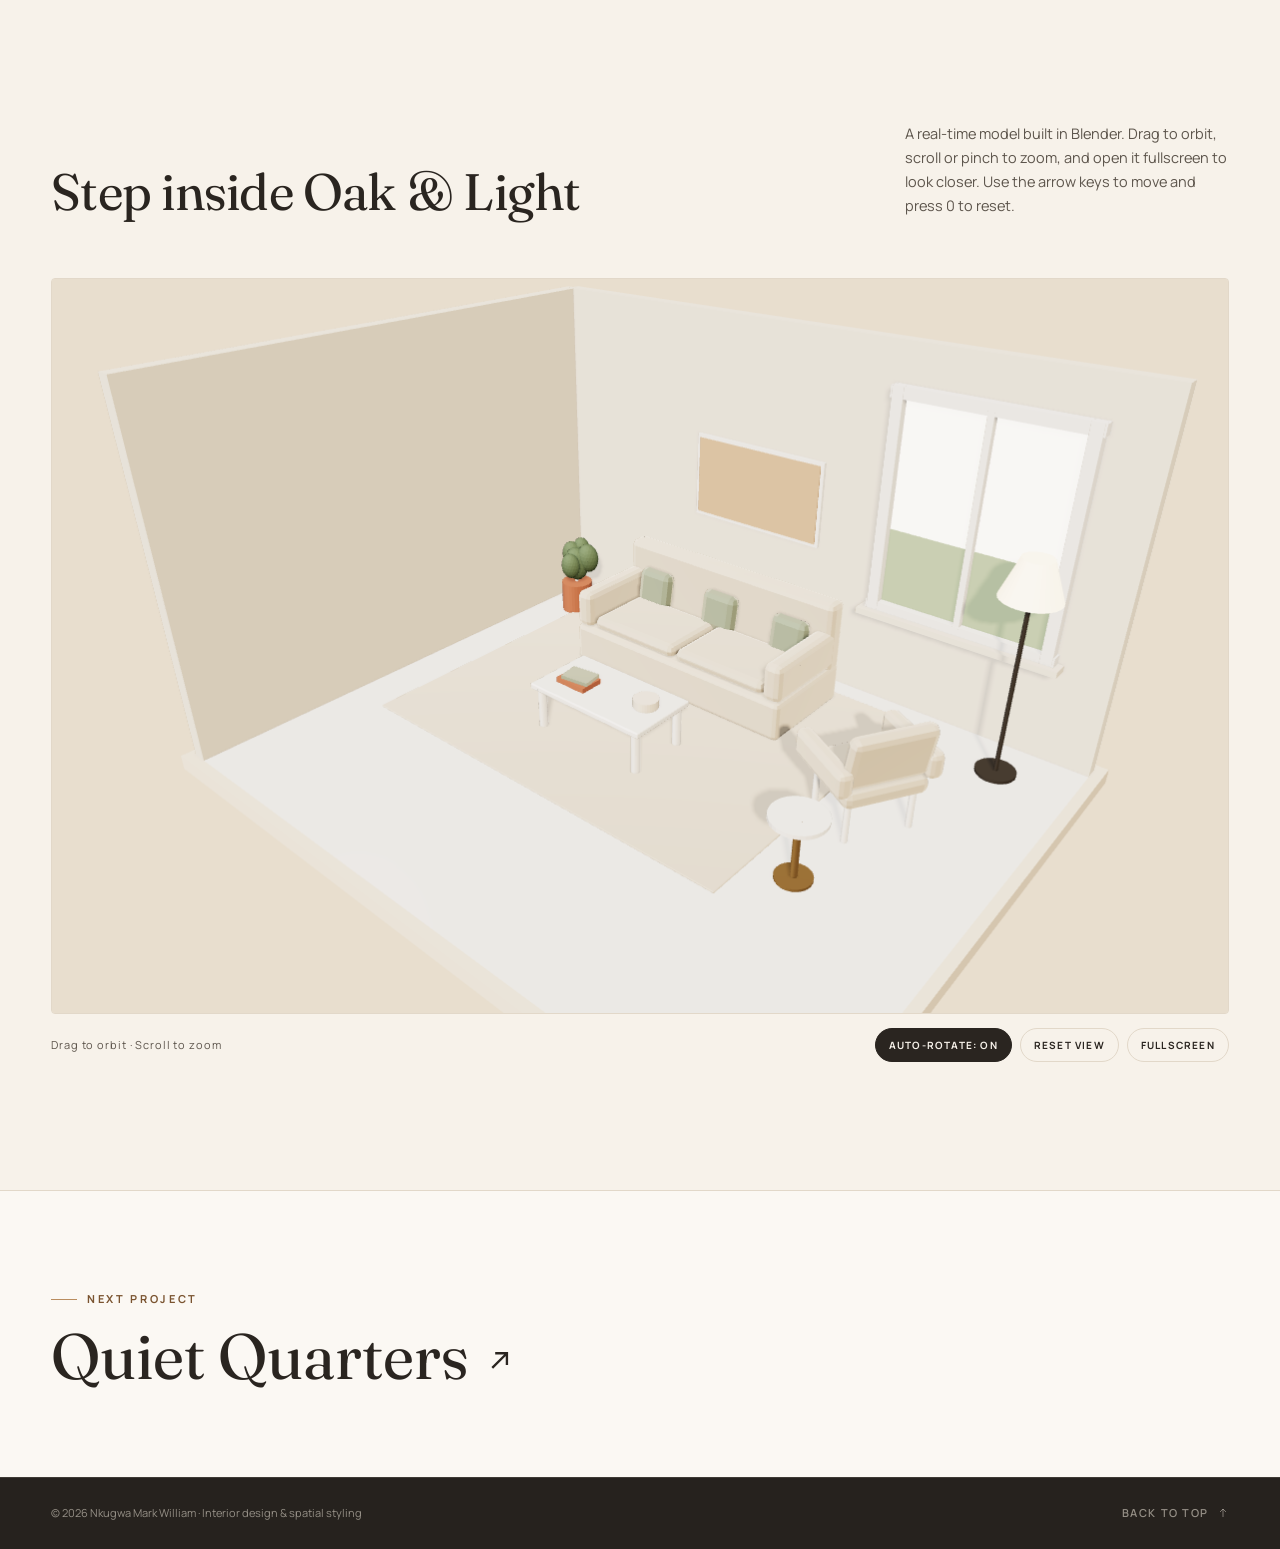
<file: work/oak-and-light.html>
<!DOCTYPE html>
<html lang="en">
<head>
<meta charset="UTF-8">
<meta name="viewport" content="width=device-width, initial-scale=1.0">
<title>Oak & Light — Nkugwa Mark William</title>
<meta name="description" content="A living room modelled around one clear metre of movement — a linen sofa, an oak table and a chair that can be pulled into the light.">
<meta name="theme-color" content="#f7f2ea">
<link rel="canonical" href="https://marknwilliam.github.io/interior-portfolio/work/oak-and-light.html">
<meta property="og:type" content="website">
<meta property="og:site_name" content="Nkugwa Mark William">
<meta property="og:title" content="Oak & Light — Nkugwa Mark William">
<meta property="og:description" content="A living room modelled around one clear metre of movement — a linen sofa, an oak table and a chair that can be pulled into the light.">
<meta property="og:image" content="https://marknwilliam.github.io/interior-portfolio/assets/img/oak-and-light-og.webp">
<meta property="og:url" content="https://marknwilliam.github.io/interior-portfolio/work/oak-and-light.html">
<meta name="twitter:card" content="summary_large_image">
<meta name="twitter:creator" content="@MarkNkugwa">
<meta name="twitter:title" content="Oak & Light — Nkugwa Mark William">
<meta name="twitter:description" content="A living room modelled around one clear metre of movement — a linen sofa, an oak table and a chair that can be pulled into the light.">
<meta name="twitter:image" content="https://marknwilliam.github.io/interior-portfolio/assets/img/oak-and-light-og.webp">
<link rel="icon" href="../assets/favicon.svg" type="image/svg+xml">
<script>document.documentElement.classList.add("js");</script>
<link rel="preconnect" href="https://fonts.googleapis.com">
<link rel="preconnect" href="https://fonts.gstatic.com" crossorigin>
<link href="https://fonts.googleapis.com/css2?family=Fraunces:ital,opsz,wght@0,9..144,300..600;1,9..144,300..600&family=Manrope:wght@300..700&display=swap" rel="stylesheet">
<link rel="stylesheet" href="../assets/css/style.css">
<script type="importmap">{"imports":{"three":"../assets/vendor/three.module.js","three/addons/":"../assets/vendor/addons/"}}</script>
</head>
<body>
<a class="skip" href="#main">Skip to content</a>
<header class="site-header">
  <div class="wrap header-inner">
    <a class="brand" href="../index.html">
      <span class="mark" aria-hidden="true">N</span>
      <span class="name">Nkugwa Mark William</span>
    </a>
    <button class="menu-toggle" aria-label="Toggle menu" aria-expanded="false" aria-controls="nav"><span></span></button>
    <nav class="nav" id="nav" aria-label="Main">
      <a href="../index.html#work">Work</a><a href="../index.html#studio">Studio</a><a href="../index.html#process">Process</a><a href="../index.html#contact">Contact</a>
      <a class="cta" href="mailto:hello@nkugwamarkwilliam.com">Start a project</a>
    </nav>
  </div>
</header>
<main id="main">
<section class="project-hero">
  <div class="wrap">
    <a class="back" href="../index.html#work"><svg viewBox="0 0 24 24" fill="none" stroke="currentColor" stroke-width="1.6" aria-hidden="true"><path d="M19 12H5m0 0l6-6m-6 6l6 6"/></svg> All work</a>
    <div class="project-intro">
      <div>
        <span class="eyebrow" style="margin-top:26px;display:inline-flex">3D study · Living · 2026</span>
        <h1 class="project-title">Oak &amp; Light</h1><a class="project-chip" href="#3d">Explore in 3D</a>
      </div>
      <p>A living room modelled around one clear metre of movement — a linen sofa, an oak table and a chair that can be pulled into the light.</p>
    </div>
    <div class="project-main">
      <img src="../assets/img/oak-and-light-1280.webp" width="1280" height="720" alt="3D render of a warm living room with a linen sofa, oak coffee table, armchair and floor lamp" fetchpriority="high" decoding="async">
    </div>
    <div class="project-meta">
      <div><span class="label">Typology</span><span class="value">Living room</span></div>
      <div><span class="label">Year</span><span class="value">2026</span></div>
      <div><span class="label">Area</span><span class="value">21.8 m²</span></div>
      <div><span class="label">Palette</span><span class="value">Oak, linen, cream, sage</span></div>
    </div>
  </div>
</section>

<section class="wrap project-body">
  <h2 class="reveal">Modelled at full scale, finished in light.</h2>
  <div class="prose reveal" data-delay="1"><p>The room is 5.2 by 4.2 metres. The sofa is 2.1 metres long with a 450 mm seat height; the coffee table sits at 400 mm, 450 mm in front of it, so legs can pass without the room feeling like a corridor.</p><p>Every clearance is drawn rather than guessed: a 900 mm route around the seating, artwork centred at 1.5 metres, and a window sized above one-eighth of the floor area. The render tests the proportions before materials are committed.</p></div>
</section>

<section class="section viewer-section" id="3d">
  <div class="wrap">
    <div class="section-head">
      <div>
        <span class="eyebrow reveal">Interactive 3D</span>
        <h2 class="reveal" data-delay="1">Step inside Oak & Light</h2>
      </div>
      <p class="reveal" data-delay="2">A real-time model built in Blender. Drag to orbit, scroll or pinch to zoom, and open it fullscreen to look closer. Use the arrow keys to move and press 0 to reset.</p>
    </div>
    <div class="viewer reveal" data-3d data-model="../assets/models/oak-and-light.glb" data-poster="../assets/img/oak-and-light-1280.webp" data-name="Oak &amp; Light">
      <div class="viewer-stage" tabindex="0" role="application" aria-label="Interactive 3D model of Oak &amp; Light. Drag to orbit, scroll to zoom, or use the arrow keys. Press 0 to reset.">
        <img class="viewer-poster" src="../assets/img/oak-and-light-1280.webp" width="1280" height="720" alt="3D render of a warm living room with a linen sofa, oak coffee table, armchair and floor lamp" loading="lazy" decoding="async">
        <div class="viewer-loader" role="status" data-viewer-loader><span>Loading 3D model</span><span class="viewer-bar"><i></i></span></div>
        <div class="viewer-error" role="alert" data-viewer-error hidden><span>3D preview unavailable — the render above still shows the room.</span></div>
      </div>
      <div class="viewer-toolbar">
        <span class="viewer-hint">Drag to orbit · Scroll to zoom</span>
        <div class="viewer-actions">
          <button type="button" data-viewer-rotate aria-pressed="true" disabled>Auto-rotate: on</button>
          <button type="button" data-viewer-reset disabled>Reset view</button>
          <button type="button" data-viewer-fullscreen disabled>Fullscreen</button>
        </div>
      </div>
    </div>
  </div>
</section>
<script type="module" src="../assets/js/viewer3d.js"></script>

<a class="next" href="quiet-quarters.html">
  <div class="wrap">
    <span class="eyebrow">Next project</span>
    <h2>Quiet Quarters <svg viewBox="0 0 24 24" fill="none" stroke="currentColor" stroke-width="1.6" aria-hidden="true"><path d="M7 17L17 7M9 7h8v8"/></svg></h2>
  </div>
</a>
</main>
<footer class="site-footer">
  <div class="wrap footer-inner">
    <span>© <span data-year>2026</span> Nkugwa Mark William · Interior design &amp; spatial styling</span>
    <a class="to-top" href="#top">Back to top <svg viewBox="0 0 24 24" fill="none" stroke="currentColor" stroke-width="1.6" aria-hidden="true"><path d="M12 20V4m0 0l-6 6m6-6l6 6"/></svg></a>
  </div>
</footer>
<script src="../assets/js/main.js" defer></script>
</body>
</html>
</file>
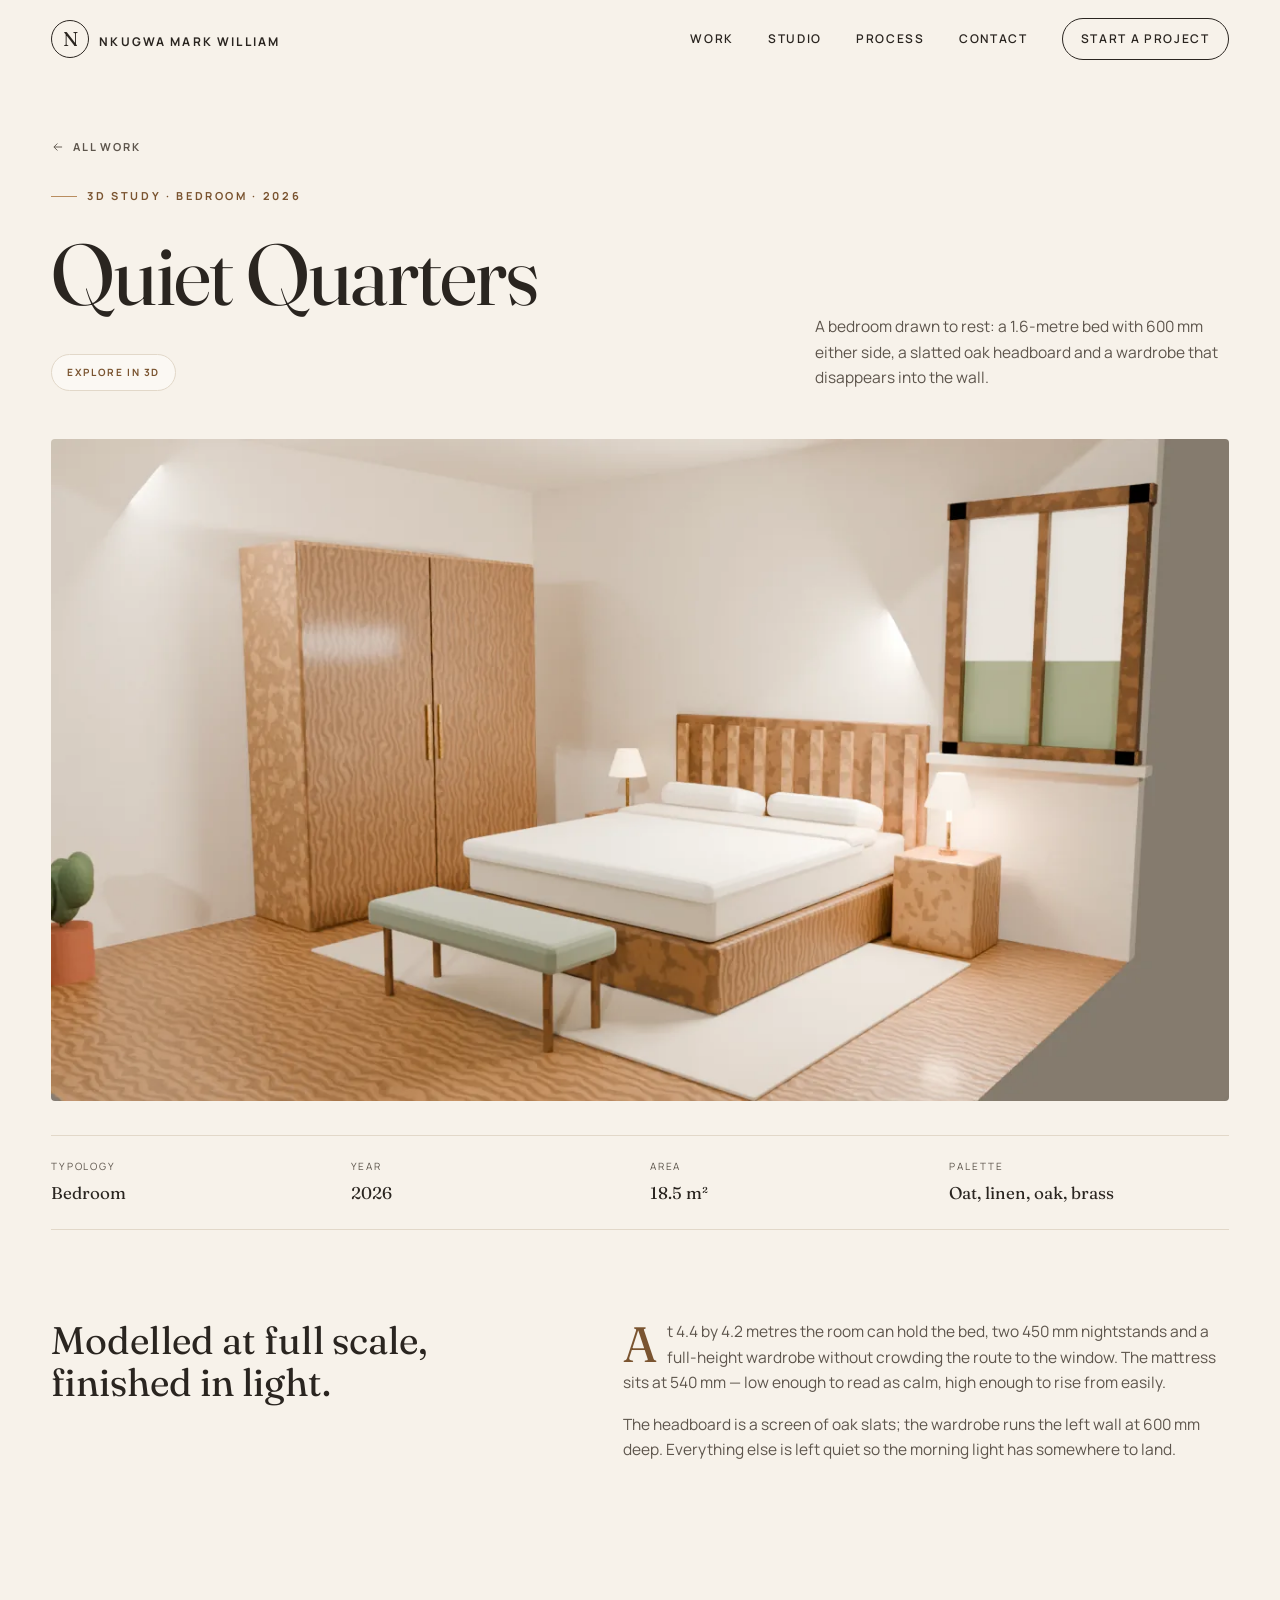
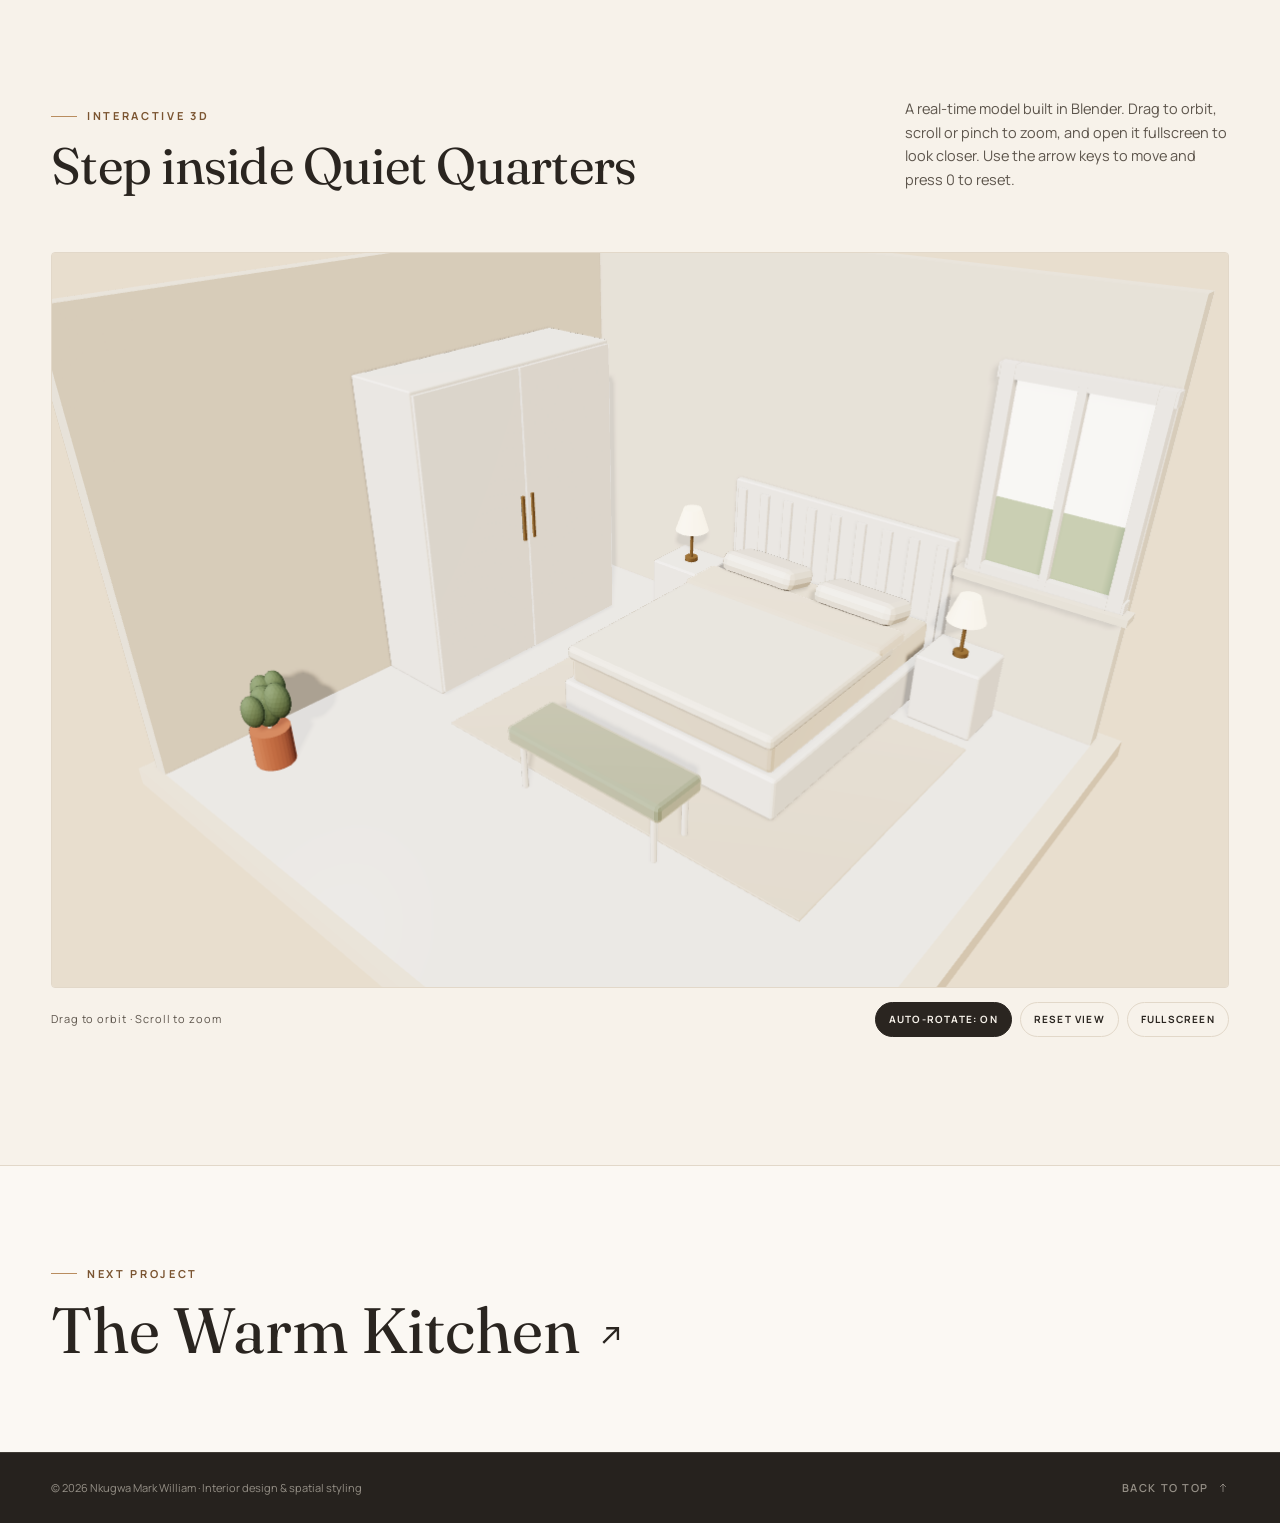
<file: work/quiet-quarters.html>
<!DOCTYPE html>
<html lang="en">
<head>
<meta charset="UTF-8">
<meta name="viewport" content="width=device-width, initial-scale=1.0">
<title>Quiet Quarters — Nkugwa Mark William</title>
<meta name="description" content="A bedroom drawn to rest: a 1.6-metre bed with 600 mm either side, a slatted oak headboard and a wardrobe that disappears into the wall.">
<meta name="theme-color" content="#f7f2ea">
<link rel="canonical" href="https://marknwilliam.github.io/interior-portfolio/work/quiet-quarters.html">
<meta property="og:type" content="website">
<meta property="og:site_name" content="Nkugwa Mark William">
<meta property="og:title" content="Quiet Quarters — Nkugwa Mark William">
<meta property="og:description" content="A bedroom drawn to rest: a 1.6-metre bed with 600 mm either side, a slatted oak headboard and a wardrobe that disappears into the wall.">
<meta property="og:image" content="https://marknwilliam.github.io/interior-portfolio/assets/img/quiet-quarters-og.webp">
<meta property="og:url" content="https://marknwilliam.github.io/interior-portfolio/work/quiet-quarters.html">
<meta name="twitter:card" content="summary_large_image">
<meta name="twitter:creator" content="@MarkNkugwa">
<meta name="twitter:title" content="Quiet Quarters — Nkugwa Mark William">
<meta name="twitter:description" content="A bedroom drawn to rest: a 1.6-metre bed with 600 mm either side, a slatted oak headboard and a wardrobe that disappears into the wall.">
<meta name="twitter:image" content="https://marknwilliam.github.io/interior-portfolio/assets/img/quiet-quarters-og.webp">
<link rel="icon" href="../assets/favicon.svg" type="image/svg+xml">
<script>document.documentElement.classList.add("js");</script>
<link rel="preconnect" href="https://fonts.googleapis.com">
<link rel="preconnect" href="https://fonts.gstatic.com" crossorigin>
<link href="https://fonts.googleapis.com/css2?family=Fraunces:ital,opsz,wght@0,9..144,300..600;1,9..144,300..600&family=Manrope:wght@300..700&display=swap" rel="stylesheet">
<link rel="stylesheet" href="../assets/css/style.css">
<script type="importmap">{"imports":{"three":"../assets/vendor/three.module.js","three/addons/":"../assets/vendor/addons/"}}</script>
</head>
<body>
<a class="skip" href="#main">Skip to content</a>
<header class="site-header">
  <div class="wrap header-inner">
    <a class="brand" href="../index.html">
      <span class="mark" aria-hidden="true">N</span>
      <span class="name">Nkugwa Mark William</span>
    </a>
    <button class="menu-toggle" aria-label="Toggle menu" aria-expanded="false" aria-controls="nav"><span></span></button>
    <nav class="nav" id="nav" aria-label="Main">
      <a href="../index.html#work">Work</a><a href="../index.html#studio">Studio</a><a href="../index.html#process">Process</a><a href="../index.html#contact">Contact</a>
      <a class="cta" href="mailto:hello@nkugwamarkwilliam.com">Start a project</a>
    </nav>
  </div>
</header>
<main id="main">
<section class="project-hero">
  <div class="wrap">
    <a class="back" href="../index.html#work"><svg viewBox="0 0 24 24" fill="none" stroke="currentColor" stroke-width="1.6" aria-hidden="true"><path d="M19 12H5m0 0l6-6m-6 6l6 6"/></svg> All work</a>
    <div class="project-intro">
      <div>
        <span class="eyebrow" style="margin-top:26px;display:inline-flex">3D study · Bedroom · 2026</span>
        <h1 class="project-title">Quiet Quarters</h1><a class="project-chip" href="#3d">Explore in 3D</a>
      </div>
      <p>A bedroom drawn to rest: a 1.6-metre bed with 600 mm either side, a slatted oak headboard and a wardrobe that disappears into the wall.</p>
    </div>
    <div class="project-main">
      <img src="../assets/img/quiet-quarters-1280.webp" width="1280" height="720" alt="3D render of a calm bedroom with a low bed, slatted oak headboard, nightstands and sliding wardrobe" fetchpriority="high" decoding="async">
    </div>
    <div class="project-meta">
      <div><span class="label">Typology</span><span class="value">Bedroom</span></div>
      <div><span class="label">Year</span><span class="value">2026</span></div>
      <div><span class="label">Area</span><span class="value">18.5 m²</span></div>
      <div><span class="label">Palette</span><span class="value">Oat, linen, oak, brass</span></div>
    </div>
  </div>
</section>

<section class="wrap project-body">
  <h2 class="reveal">Modelled at full scale, finished in light.</h2>
  <div class="prose reveal" data-delay="1"><p>At 4.4 by 4.2 metres the room can hold the bed, two 450 mm nightstands and a full-height wardrobe without crowding the route to the window. The mattress sits at 540 mm — low enough to read as calm, high enough to rise from easily.</p><p>The headboard is a screen of oak slats; the wardrobe runs the left wall at 600 mm deep. Everything else is left quiet so the morning light has somewhere to land.</p></div>
</section>

<section class="section viewer-section" id="3d">
  <div class="wrap">
    <div class="section-head">
      <div>
        <span class="eyebrow reveal">Interactive 3D</span>
        <h2 class="reveal" data-delay="1">Step inside Quiet Quarters</h2>
      </div>
      <p class="reveal" data-delay="2">A real-time model built in Blender. Drag to orbit, scroll or pinch to zoom, and open it fullscreen to look closer. Use the arrow keys to move and press 0 to reset.</p>
    </div>
    <div class="viewer reveal" data-3d data-model="../assets/models/quiet-quarters.glb" data-poster="../assets/img/quiet-quarters-1280.webp" data-name="Quiet Quarters">
      <div class="viewer-stage" tabindex="0" role="application" aria-label="Interactive 3D model of Quiet Quarters. Drag to orbit, scroll to zoom, or use the arrow keys. Press 0 to reset.">
        <img class="viewer-poster" src="../assets/img/quiet-quarters-1280.webp" width="1280" height="720" alt="3D render of a calm bedroom with a low bed, slatted oak headboard, nightstands and sliding wardrobe" loading="lazy" decoding="async">
        <div class="viewer-loader" role="status" data-viewer-loader><span>Loading 3D model</span><span class="viewer-bar"><i></i></span></div>
        <div class="viewer-error" role="alert" data-viewer-error hidden><span>3D preview unavailable — the render above still shows the room.</span></div>
      </div>
      <div class="viewer-toolbar">
        <span class="viewer-hint">Drag to orbit · Scroll to zoom</span>
        <div class="viewer-actions">
          <button type="button" data-viewer-rotate aria-pressed="true" disabled>Auto-rotate: on</button>
          <button type="button" data-viewer-reset disabled>Reset view</button>
          <button type="button" data-viewer-fullscreen disabled>Fullscreen</button>
        </div>
      </div>
    </div>
  </div>
</section>
<script type="module" src="../assets/js/viewer3d.js"></script>

<a class="next" href="warm-kitchen.html">
  <div class="wrap">
    <span class="eyebrow">Next project</span>
    <h2>The Warm Kitchen <svg viewBox="0 0 24 24" fill="none" stroke="currentColor" stroke-width="1.6" aria-hidden="true"><path d="M7 17L17 7M9 7h8v8"/></svg></h2>
  </div>
</a>
</main>
<footer class="site-footer">
  <div class="wrap footer-inner">
    <span>© <span data-year>2026</span> Nkugwa Mark William · Interior design &amp; spatial styling</span>
    <a class="to-top" href="#top">Back to top <svg viewBox="0 0 24 24" fill="none" stroke="currentColor" stroke-width="1.6" aria-hidden="true"><path d="M12 20V4m0 0l-6 6m6-6l6 6"/></svg></a>
  </div>
</footer>
<script src="../assets/js/main.js" defer></script>
</body>
</html>
</file>
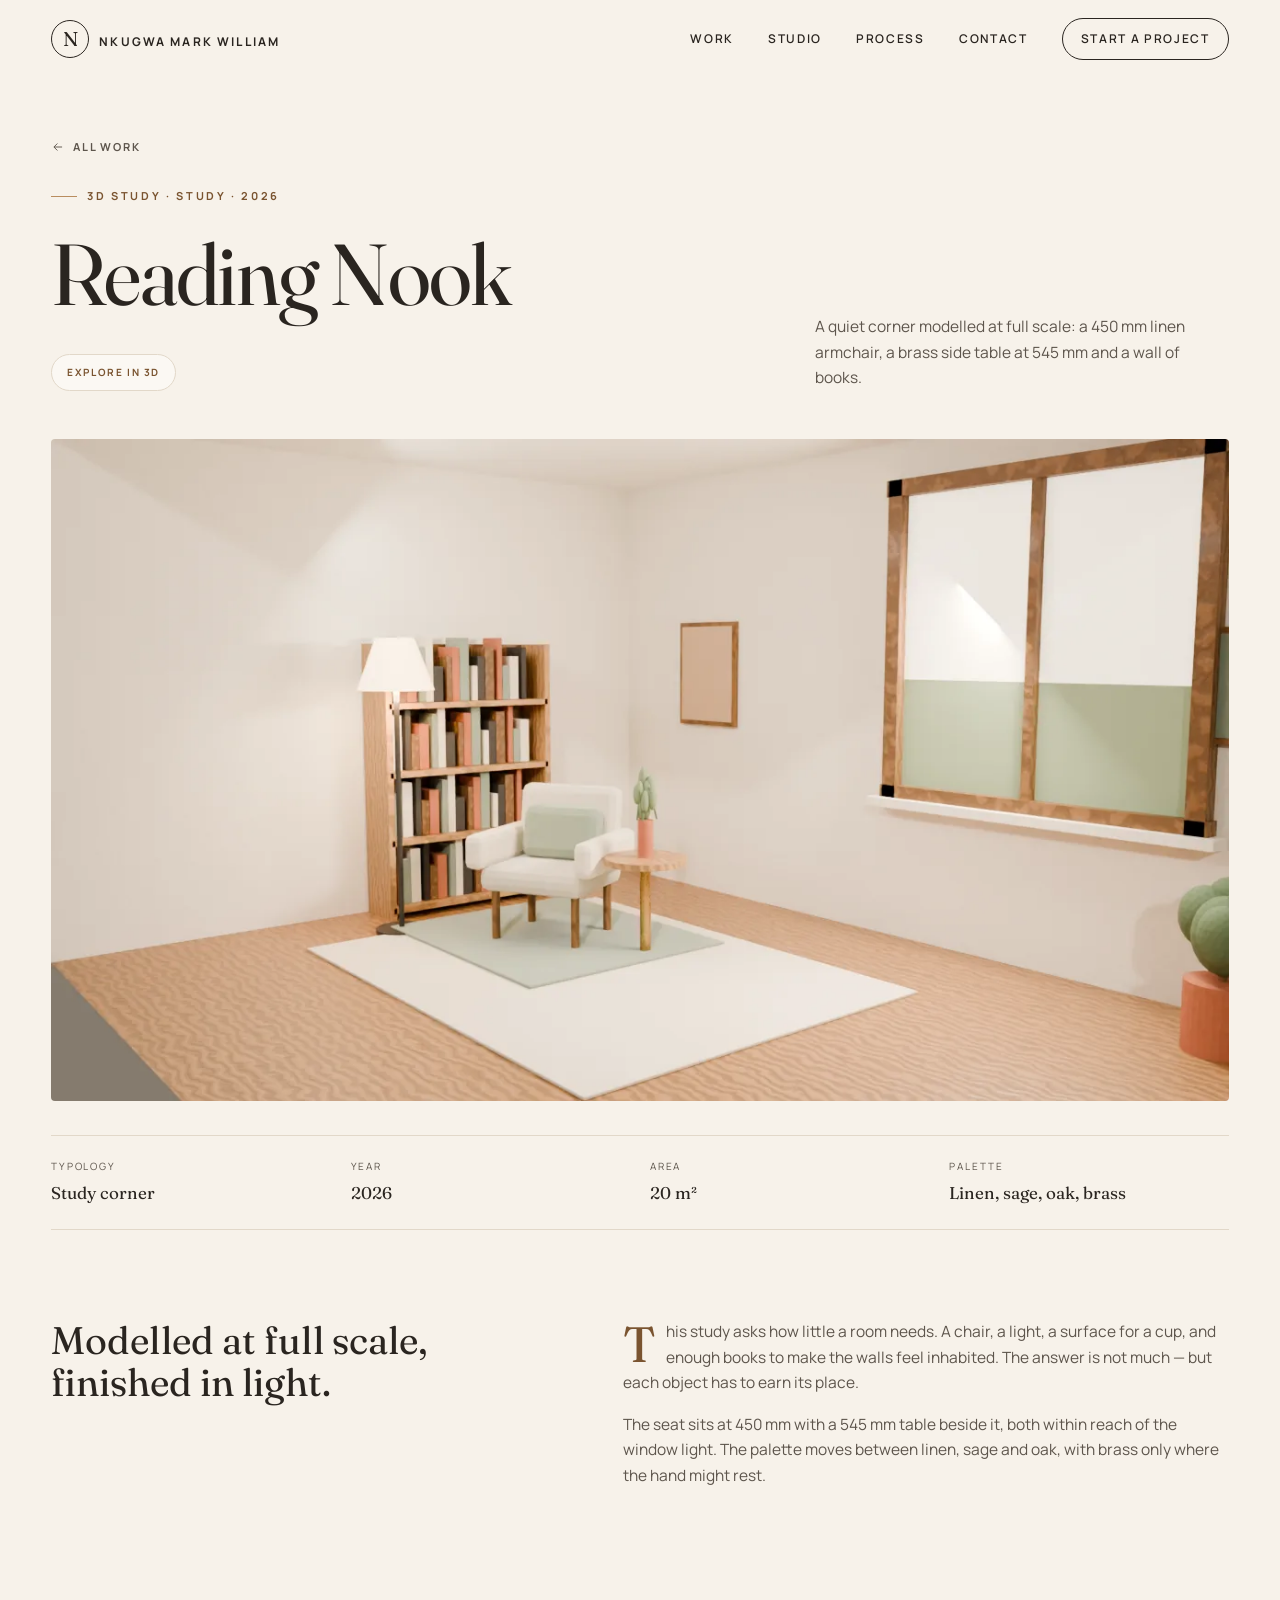
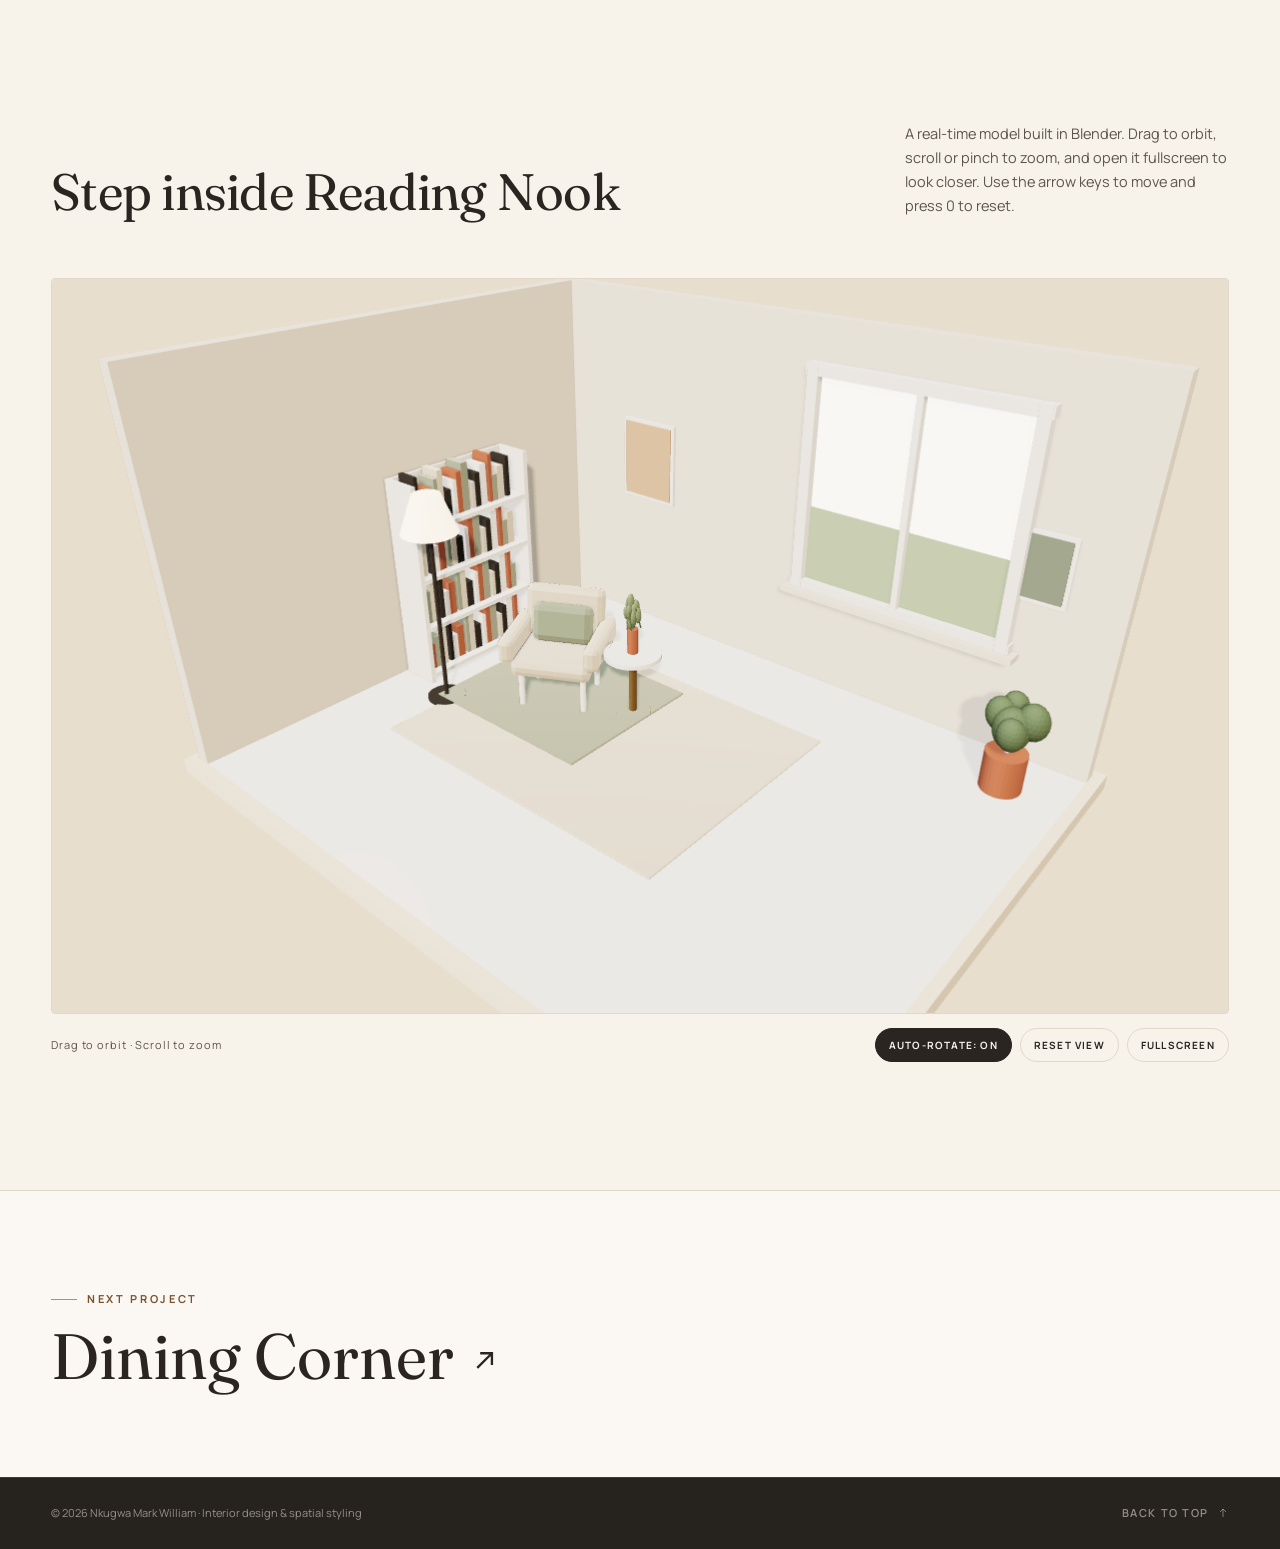
<file: work/reading-nook.html>
<!DOCTYPE html>
<html lang="en">
<head>
<meta charset="UTF-8">
<meta name="viewport" content="width=device-width, initial-scale=1.0">
<title>Reading Nook — Nkugwa Mark William</title>
<meta name="description" content="A quiet corner modelled at full scale: a 450 mm linen armchair, a brass side table at 545 mm and a wall of books.">
<meta name="theme-color" content="#f7f2ea">
<link rel="canonical" href="https://marknwilliam.github.io/interior-portfolio/work/reading-nook.html">
<meta property="og:type" content="website">
<meta property="og:site_name" content="Nkugwa Mark William">
<meta property="og:title" content="Reading Nook — Nkugwa Mark William">
<meta property="og:description" content="A quiet corner modelled at full scale: a 450 mm linen armchair, a brass side table at 545 mm and a wall of books.">
<meta property="og:image" content="https://marknwilliam.github.io/interior-portfolio/assets/img/reading-nook-og.webp">
<meta property="og:url" content="https://marknwilliam.github.io/interior-portfolio/work/reading-nook.html">
<meta name="twitter:card" content="summary_large_image">
<meta name="twitter:creator" content="@MarkNkugwa">
<meta name="twitter:title" content="Reading Nook — Nkugwa Mark William">
<meta name="twitter:description" content="A quiet corner modelled at full scale: a 450 mm linen armchair, a brass side table at 545 mm and a wall of books.">
<meta name="twitter:image" content="https://marknwilliam.github.io/interior-portfolio/assets/img/reading-nook-og.webp">
<link rel="icon" href="../assets/favicon.svg" type="image/svg+xml">
<script>document.documentElement.classList.add("js");</script>
<link rel="preconnect" href="https://fonts.googleapis.com">
<link rel="preconnect" href="https://fonts.gstatic.com" crossorigin>
<link href="https://fonts.googleapis.com/css2?family=Fraunces:ital,opsz,wght@0,9..144,300..600;1,9..144,300..600&family=Manrope:wght@300..700&display=swap" rel="stylesheet">
<link rel="stylesheet" href="../assets/css/style.css">
<script type="importmap">{"imports":{"three":"../assets/vendor/three.module.js","three/addons/":"../assets/vendor/addons/"}}</script>
</head>
<body>
<a class="skip" href="#main">Skip to content</a>
<header class="site-header">
  <div class="wrap header-inner">
    <a class="brand" href="../index.html">
      <span class="mark" aria-hidden="true">N</span>
      <span class="name">Nkugwa Mark William</span>
    </a>
    <button class="menu-toggle" aria-label="Toggle menu" aria-expanded="false" aria-controls="nav"><span></span></button>
    <nav class="nav" id="nav" aria-label="Main">
      <a href="../index.html#work">Work</a><a href="../index.html#studio">Studio</a><a href="../index.html#process">Process</a><a href="../index.html#contact">Contact</a>
      <a class="cta" href="mailto:hello@nkugwamarkwilliam.com">Start a project</a>
    </nav>
  </div>
</header>
<main id="main">
<section class="project-hero">
  <div class="wrap">
    <a class="back" href="../index.html#work"><svg viewBox="0 0 24 24" fill="none" stroke="currentColor" stroke-width="1.6" aria-hidden="true"><path d="M19 12H5m0 0l6-6m-6 6l6 6"/></svg> All work</a>
    <div class="project-intro">
      <div>
        <span class="eyebrow" style="margin-top:26px;display:inline-flex">3D study · Study · 2026</span>
        <h1 class="project-title">Reading Nook</h1><a class="project-chip" href="#3d">Explore in 3D</a>
      </div>
      <p>A quiet corner modelled at full scale: a 450 mm linen armchair, a brass side table at 545 mm and a wall of books.</p>
    </div>
    <div class="project-main">
      <img src="../assets/img/reading-nook-1280.webp" width="1280" height="720" alt="3D render of a reading nook with a linen armchair, brass side table and full bookshelf" fetchpriority="high" decoding="async">
    </div>
    <div class="project-meta">
      <div><span class="label">Typology</span><span class="value">Study corner</span></div>
      <div><span class="label">Year</span><span class="value">2026</span></div>
      <div><span class="label">Area</span><span class="value">20 m²</span></div>
      <div><span class="label">Palette</span><span class="value">Linen, sage, oak, brass</span></div>
    </div>
  </div>
</section>

<section class="wrap project-body">
  <h2 class="reveal">Modelled at full scale, finished in light.</h2>
  <div class="prose reveal" data-delay="1"><p>This study asks how little a room needs. A chair, a light, a surface for a cup, and enough books to make the walls feel inhabited. The answer is not much — but each object has to earn its place.</p><p>The seat sits at 450 mm with a 545 mm table beside it, both within reach of the window light. The palette moves between linen, sage and oak, with brass only where the hand might rest.</p></div>
</section>

<section class="section viewer-section" id="3d">
  <div class="wrap">
    <div class="section-head">
      <div>
        <span class="eyebrow reveal">Interactive 3D</span>
        <h2 class="reveal" data-delay="1">Step inside Reading Nook</h2>
      </div>
      <p class="reveal" data-delay="2">A real-time model built in Blender. Drag to orbit, scroll or pinch to zoom, and open it fullscreen to look closer. Use the arrow keys to move and press 0 to reset.</p>
    </div>
    <div class="viewer reveal" data-3d data-model="../assets/models/reading-nook.glb" data-poster="../assets/img/reading-nook-1280.webp" data-name="Reading Nook">
      <div class="viewer-stage" tabindex="0" role="application" aria-label="Interactive 3D model of Reading Nook. Drag to orbit, scroll to zoom, or use the arrow keys. Press 0 to reset.">
        <img class="viewer-poster" src="../assets/img/reading-nook-1280.webp" width="1280" height="720" alt="3D render of a reading nook with a linen armchair, brass side table and full bookshelf" loading="lazy" decoding="async">
        <div class="viewer-loader" role="status" data-viewer-loader><span>Loading 3D model</span><span class="viewer-bar"><i></i></span></div>
        <div class="viewer-error" role="alert" data-viewer-error hidden><span>3D preview unavailable — the render above still shows the room.</span></div>
      </div>
      <div class="viewer-toolbar">
        <span class="viewer-hint">Drag to orbit · Scroll to zoom</span>
        <div class="viewer-actions">
          <button type="button" data-viewer-rotate aria-pressed="true" disabled>Auto-rotate: on</button>
          <button type="button" data-viewer-reset disabled>Reset view</button>
          <button type="button" data-viewer-fullscreen disabled>Fullscreen</button>
        </div>
      </div>
    </div>
  </div>
</section>
<script type="module" src="../assets/js/viewer3d.js"></script>

<a class="next" href="dining-corner.html">
  <div class="wrap">
    <span class="eyebrow">Next project</span>
    <h2>Dining Corner <svg viewBox="0 0 24 24" fill="none" stroke="currentColor" stroke-width="1.6" aria-hidden="true"><path d="M7 17L17 7M9 7h8v8"/></svg></h2>
  </div>
</a>
</main>
<footer class="site-footer">
  <div class="wrap footer-inner">
    <span>© <span data-year>2026</span> Nkugwa Mark William · Interior design &amp; spatial styling</span>
    <a class="to-top" href="#top">Back to top <svg viewBox="0 0 24 24" fill="none" stroke="currentColor" stroke-width="1.6" aria-hidden="true"><path d="M12 20V4m0 0l-6 6m6-6l6 6"/></svg></a>
  </div>
</footer>
<script src="../assets/js/main.js" defer></script>
</body>
</html>
</file>
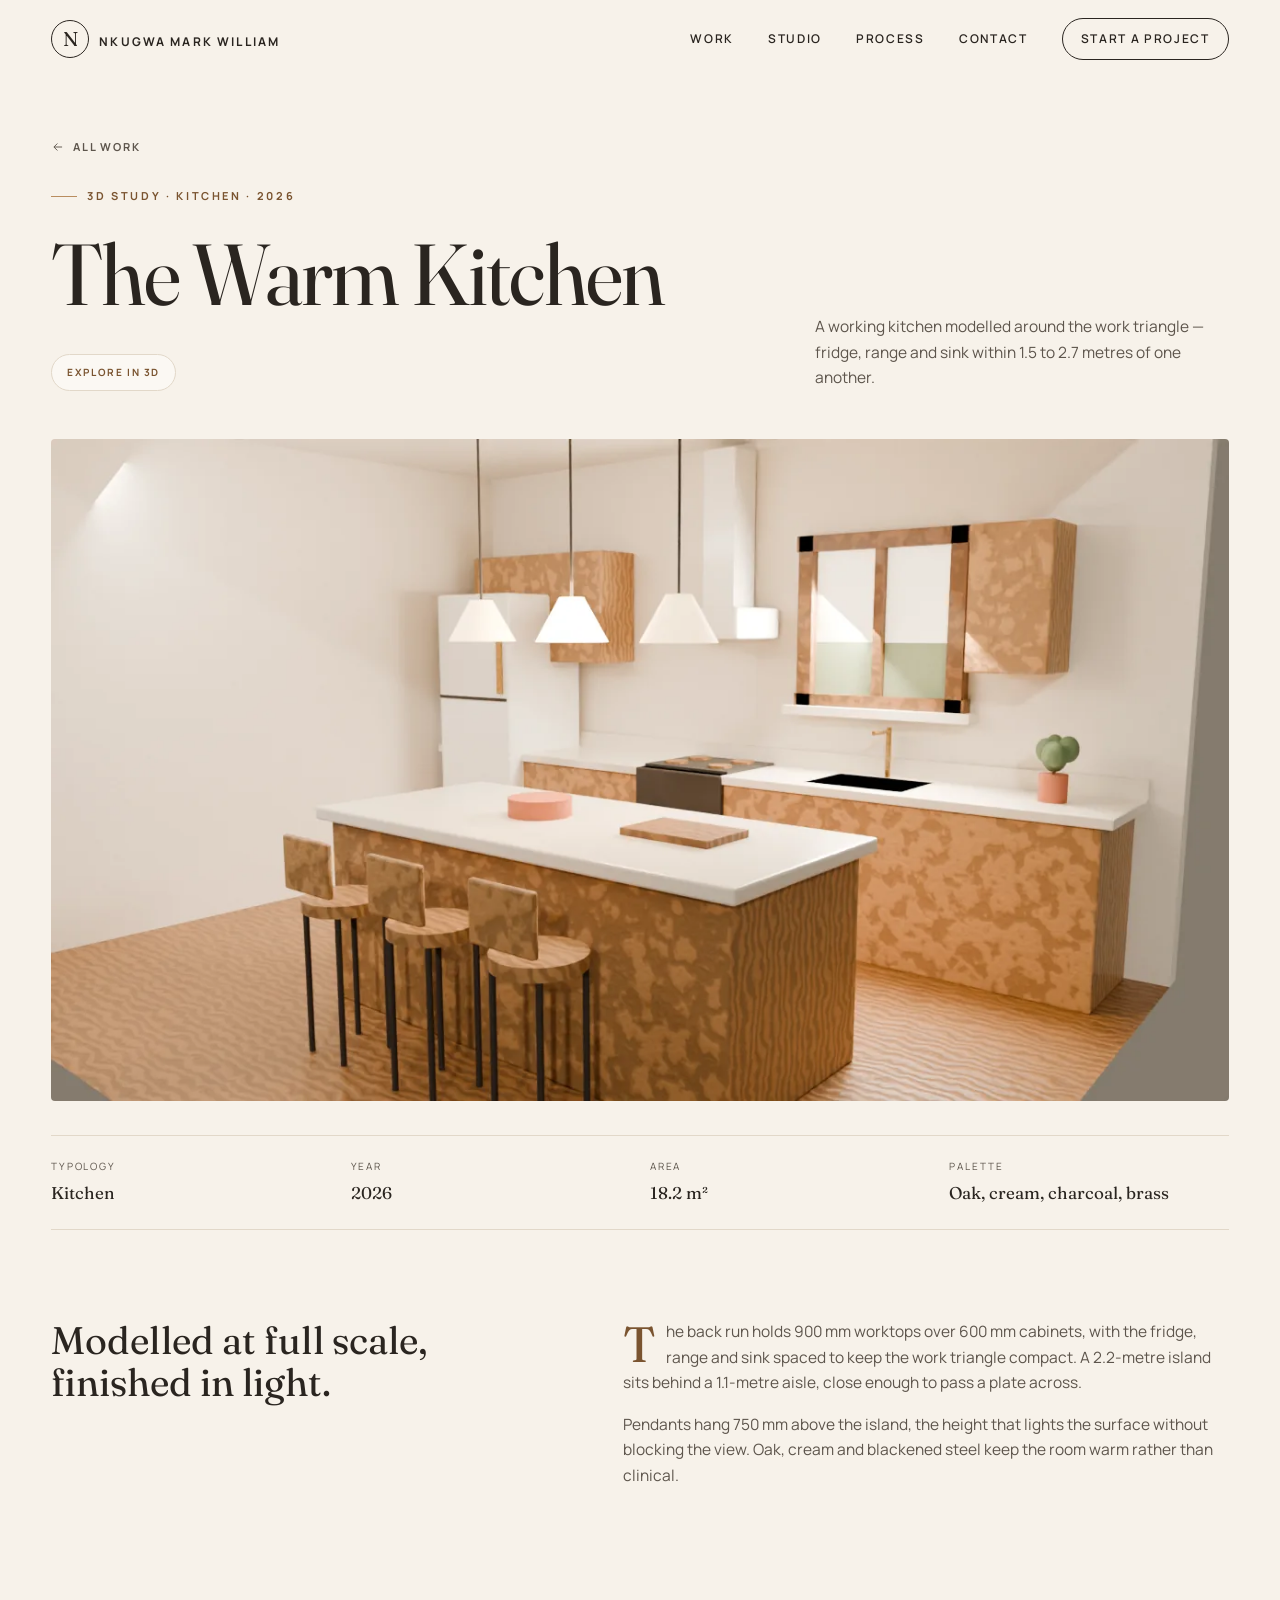
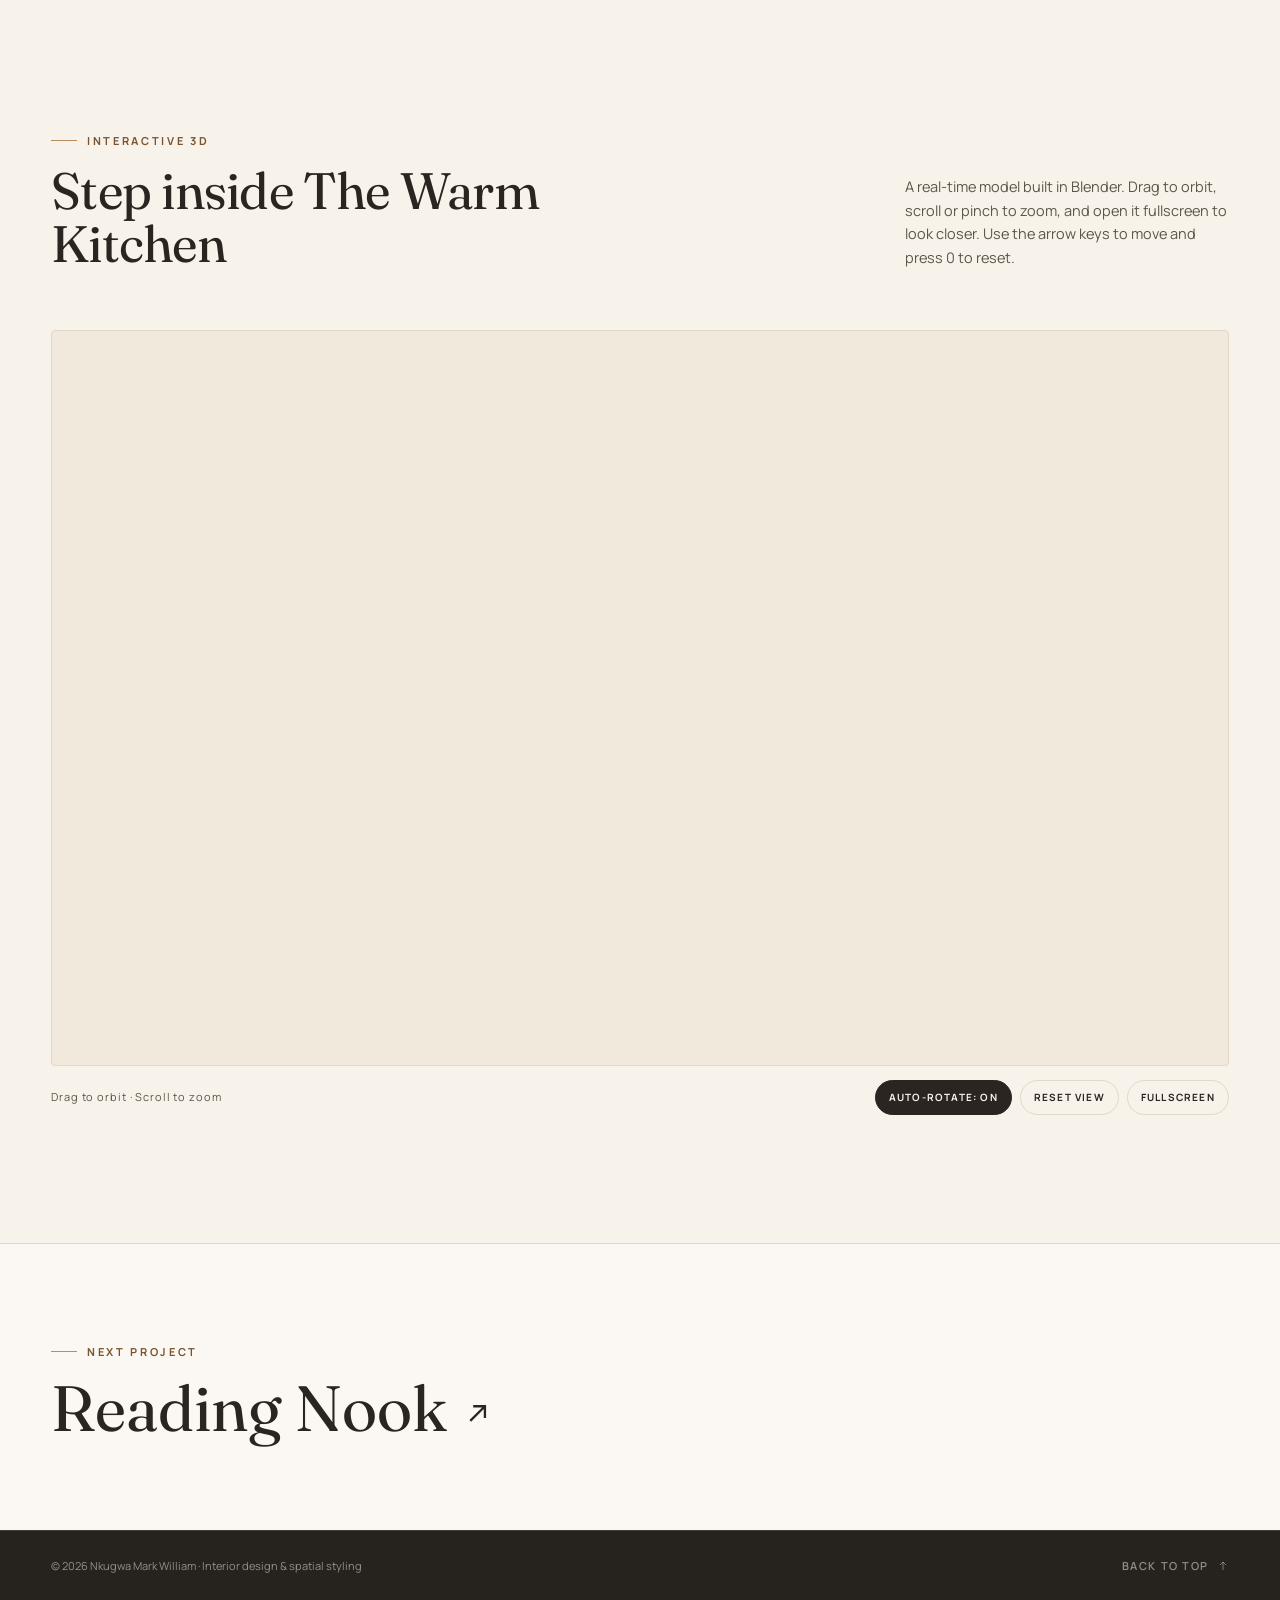
<file: work/warm-kitchen.html>
<!DOCTYPE html>
<html lang="en">
<head>
<meta charset="UTF-8">
<meta name="viewport" content="width=device-width, initial-scale=1.0">
<title>The Warm Kitchen — Nkugwa Mark William</title>
<meta name="description" content="A working kitchen modelled around the work triangle — fridge, range and sink within 1.5 to 2.7 metres of one another.">
<meta name="theme-color" content="#f7f2ea">
<link rel="canonical" href="https://marknwilliam.github.io/interior-portfolio/work/warm-kitchen.html">
<meta property="og:type" content="website">
<meta property="og:site_name" content="Nkugwa Mark William">
<meta property="og:title" content="The Warm Kitchen — Nkugwa Mark William">
<meta property="og:description" content="A working kitchen modelled around the work triangle — fridge, range and sink within 1.5 to 2.7 metres of one another.">
<meta property="og:image" content="https://marknwilliam.github.io/interior-portfolio/assets/img/warm-kitchen-og.webp">
<meta property="og:url" content="https://marknwilliam.github.io/interior-portfolio/work/warm-kitchen.html">
<meta name="twitter:card" content="summary_large_image">
<meta name="twitter:creator" content="@MarkNkugwa">
<meta name="twitter:title" content="The Warm Kitchen — Nkugwa Mark William">
<meta name="twitter:description" content="A working kitchen modelled around the work triangle — fridge, range and sink within 1.5 to 2.7 metres of one another.">
<meta name="twitter:image" content="https://marknwilliam.github.io/interior-portfolio/assets/img/warm-kitchen-og.webp">
<link rel="icon" href="../assets/favicon.svg" type="image/svg+xml">
<script>document.documentElement.classList.add("js");</script>
<link rel="preconnect" href="https://fonts.googleapis.com">
<link rel="preconnect" href="https://fonts.gstatic.com" crossorigin>
<link href="https://fonts.googleapis.com/css2?family=Fraunces:ital,opsz,wght@0,9..144,300..600;1,9..144,300..600&family=Manrope:wght@300..700&display=swap" rel="stylesheet">
<link rel="stylesheet" href="../assets/css/style.css">
<script type="importmap">{"imports":{"three":"../assets/vendor/three.module.js","three/addons/":"../assets/vendor/addons/"}}</script>
</head>
<body>
<a class="skip" href="#main">Skip to content</a>
<header class="site-header">
  <div class="wrap header-inner">
    <a class="brand" href="../index.html">
      <span class="mark" aria-hidden="true">N</span>
      <span class="name">Nkugwa Mark William</span>
    </a>
    <button class="menu-toggle" aria-label="Toggle menu" aria-expanded="false" aria-controls="nav"><span></span></button>
    <nav class="nav" id="nav" aria-label="Main">
      <a href="../index.html#work">Work</a><a href="../index.html#studio">Studio</a><a href="../index.html#process">Process</a><a href="../index.html#contact">Contact</a>
      <a class="cta" href="mailto:hello@nkugwamarkwilliam.com">Start a project</a>
    </nav>
  </div>
</header>
<main id="main">
<section class="project-hero">
  <div class="wrap">
    <a class="back" href="../index.html#work"><svg viewBox="0 0 24 24" fill="none" stroke="currentColor" stroke-width="1.6" aria-hidden="true"><path d="M19 12H5m0 0l6-6m-6 6l6 6"/></svg> All work</a>
    <div class="project-intro">
      <div>
        <span class="eyebrow" style="margin-top:26px;display:inline-flex">3D study · Kitchen · 2026</span>
        <h1 class="project-title">The Warm Kitchen</h1><a class="project-chip" href="#3d">Explore in 3D</a>
      </div>
      <p>A working kitchen modelled around the work triangle — fridge, range and sink within 1.5 to 2.7 metres of one another.</p>
    </div>
    <div class="project-main">
      <img src="../assets/img/warm-kitchen-1280.webp" width="1280" height="720" alt="3D render of a warm oak kitchen with a stone worktop, island, stools and pendant lights" fetchpriority="high" decoding="async">
    </div>
    <div class="project-meta">
      <div><span class="label">Typology</span><span class="value">Kitchen</span></div>
      <div><span class="label">Year</span><span class="value">2026</span></div>
      <div><span class="label">Area</span><span class="value">18.2 m²</span></div>
      <div><span class="label">Palette</span><span class="value">Oak, cream, charcoal, brass</span></div>
    </div>
  </div>
</section>

<section class="wrap project-body">
  <h2 class="reveal">Modelled at full scale, finished in light.</h2>
  <div class="prose reveal" data-delay="1"><p>The back run holds 900 mm worktops over 600 mm cabinets, with the fridge, range and sink spaced to keep the work triangle compact. A 2.2-metre island sits behind a 1.1-metre aisle, close enough to pass a plate across.</p><p>Pendants hang 750 mm above the island, the height that lights the surface without blocking the view. Oak, cream and blackened steel keep the room warm rather than clinical.</p></div>
</section>

<section class="section viewer-section" id="3d">
  <div class="wrap">
    <div class="section-head">
      <div>
        <span class="eyebrow reveal">Interactive 3D</span>
        <h2 class="reveal" data-delay="1">Step inside The Warm Kitchen</h2>
      </div>
      <p class="reveal" data-delay="2">A real-time model built in Blender. Drag to orbit, scroll or pinch to zoom, and open it fullscreen to look closer. Use the arrow keys to move and press 0 to reset.</p>
    </div>
    <div class="viewer reveal" data-3d data-model="../assets/models/warm-kitchen.glb" data-poster="../assets/img/warm-kitchen-1280.webp" data-name="The Warm Kitchen">
      <div class="viewer-stage" tabindex="0" role="application" aria-label="Interactive 3D model of The Warm Kitchen. Drag to orbit, scroll to zoom, or use the arrow keys. Press 0 to reset.">
        <img class="viewer-poster" src="../assets/img/warm-kitchen-1280.webp" width="1280" height="720" alt="3D render of a warm oak kitchen with a stone worktop, island, stools and pendant lights" loading="lazy" decoding="async">
        <div class="viewer-loader" role="status" data-viewer-loader><span>Loading 3D model</span><span class="viewer-bar"><i></i></span></div>
        <div class="viewer-error" role="alert" data-viewer-error hidden><span>3D preview unavailable — the render above still shows the room.</span></div>
      </div>
      <div class="viewer-toolbar">
        <span class="viewer-hint">Drag to orbit · Scroll to zoom</span>
        <div class="viewer-actions">
          <button type="button" data-viewer-rotate aria-pressed="true" disabled>Auto-rotate: on</button>
          <button type="button" data-viewer-reset disabled>Reset view</button>
          <button type="button" data-viewer-fullscreen disabled>Fullscreen</button>
        </div>
      </div>
    </div>
  </div>
</section>
<script type="module" src="../assets/js/viewer3d.js"></script>

<a class="next" href="reading-nook.html">
  <div class="wrap">
    <span class="eyebrow">Next project</span>
    <h2>Reading Nook <svg viewBox="0 0 24 24" fill="none" stroke="currentColor" stroke-width="1.6" aria-hidden="true"><path d="M7 17L17 7M9 7h8v8"/></svg></h2>
  </div>
</a>
</main>
<footer class="site-footer">
  <div class="wrap footer-inner">
    <span>© <span data-year>2026</span> Nkugwa Mark William · Interior design &amp; spatial styling</span>
    <a class="to-top" href="#top">Back to top <svg viewBox="0 0 24 24" fill="none" stroke="currentColor" stroke-width="1.6" aria-hidden="true"><path d="M12 20V4m0 0l-6 6m6-6l6 6"/></svg></a>
  </div>
</footer>
<script src="../assets/js/main.js" defer></script>
</body>
</html>
</file>
<file: assets/css/style.css>
:root{
  --paper:#f7f2ea;
  --paper-2:#fbf8f3;
  --ink:#2a2520;
  --ink-soft:#5d554c;
  --oak:#b98d5f;
  --oak-deep:#7a5430;
  --sage:#8a9a8b;
  --line:#e2d8c9;
  --charcoal:#26221e;
  --cream:#f1e9dc;
  --radius:4px;
  --serif:"Fraunces",Georgia,serif;
  --sans:"Manrope",-apple-system,BlinkMacSystemFont,"Segoe UI",sans-serif;
  --ease:cubic-bezier(.22,.61,.36,1);
}

*,*::before,*::after{box-sizing:border-box}
html{scroll-behavior:smooth}
body{
  margin:0;
  background:var(--paper);
  color:var(--ink);
  font-family:var(--sans);
  font-size:16px;
  line-height:1.65;
  -webkit-font-smoothing:antialiased;
  text-rendering:optimizeLegibility;
}
body.menu-open{overflow:hidden}
img{display:block;max-width:100%;height:auto}
a{color:inherit;text-decoration:none}
button{font:inherit;color:inherit;background:none;border:0;cursor:pointer}
::selection{background:var(--oak);color:#fff}

.wrap{width:min(1240px,100% - 2*clamp(20px,4vw,56px));margin-inline:auto}
.skip{position:absolute;left:12px;top:-60px;background:var(--ink);color:var(--paper);padding:10px 16px;z-index:200;transition:top .2s}
.skip:focus{top:12px}

.eyebrow{
  font-size:11px;letter-spacing:.24em;text-transform:uppercase;
  color:var(--oak-deep);font-weight:700;display:inline-flex;align-items:center;gap:10px;
}
.eyebrow::before{content:"";width:26px;height:1px;background:var(--oak)}

.serif{font-family:var(--serif);font-weight:400}
.italic{font-style:italic}
.muted{color:var(--ink-soft)}

/* ---------- Header ---------- */
.site-header{
  position:fixed;inset:0 0 auto 0;z-index:100;
  padding:18px 0;transition:background .35s var(--ease),padding .35s var(--ease),box-shadow .35s;
}
.site-header.is-scrolled{
  background:rgba(247,242,234,.92);
  backdrop-filter:blur(12px);-webkit-backdrop-filter:blur(12px);
  padding:11px 0;box-shadow:0 1px 0 var(--line);
}
.header-inner{display:flex;align-items:center;justify-content:space-between;gap:24px}
.brand{display:flex;align-items:baseline;gap:10px;line-height:1}
.brand .mark{
  font-family:var(--serif);font-size:20px;letter-spacing:.02em;
  border:1px solid var(--ink);border-radius:50%;width:38px;height:38px;
  display:grid;place-items:center;transition:background .3s,color .3s;
}
.brand:hover .mark{background:var(--ink);color:var(--paper)}
.brand .name{font-size:12px;letter-spacing:.18em;text-transform:uppercase;font-weight:700}
.nav{display:flex;align-items:center;gap:34px}
.nav a{font-size:12px;letter-spacing:.14em;text-transform:uppercase;font-weight:600;position:relative;padding:4px 0}
.nav a::after{content:"";position:absolute;left:0;right:100%;bottom:0;height:1px;background:var(--oak);transition:right .3s var(--ease)}
.nav a:hover::after,.nav a[aria-current="page"]::after{right:0}
.nav .cta{
  border:1px solid var(--ink);padding:10px 18px;border-radius:999px;
}
.nav .cta::after{display:none}
.nav .cta:hover{background:var(--ink);color:var(--paper)}
.menu-toggle{display:none;width:42px;height:42px;place-items:center;border:1px solid var(--line);border-radius:50%}
.menu-toggle span{display:block;width:16px;height:1px;background:var(--ink);position:relative;transition:.3s}
.menu-toggle span::before,.menu-toggle span::after{content:"";position:absolute;left:0;width:16px;height:1px;background:var(--ink);transition:.3s}
.menu-toggle span::before{top:-5px}.menu-toggle span::after{top:5px}
body.menu-open .menu-toggle span{background:transparent}
body.menu-open .menu-toggle span::before{transform:translateY(5px) rotate(45deg)}
body.menu-open .menu-toggle span::after{transform:translateY(-5px) rotate(-45deg)}

/* ---------- Hero ---------- */
.hero{padding:clamp(120px,16vh,180px) 0 clamp(40px,6vw,80px);position:relative;overflow:hidden}
.hero::after{
  content:"";position:absolute;right:-8vw;top:8vh;width:44vw;height:44vw;border-radius:50%;
  background:radial-gradient(circle at 30% 30%,rgba(185,141,95,.16),rgba(185,141,95,0) 68%);
  pointer-events:none;
}
.hero-grid{display:grid;grid-template-columns:1.08fr .92fr;gap:clamp(32px,5vw,80px);align-items:center;position:relative;z-index:1}
.hero h1{
  font-family:var(--serif);font-weight:400;
  font-size:clamp(2.9rem,6.6vw,5.9rem);line-height:.98;letter-spacing:-.02em;
  margin:18px 0 24px;
}
.hero h1 em{color:var(--oak-deep)}
.hero .lede{max-width:44ch;font-size:clamp(15px,1.2vw,17px);color:var(--ink-soft)}
.hero-actions{display:flex;flex-wrap:wrap;gap:14px;margin-top:32px}
.btn{
  display:inline-flex;align-items:center;gap:10px;padding:14px 24px;border-radius:999px;
  font-size:11px;letter-spacing:.16em;text-transform:uppercase;font-weight:700;
  transition:transform .3s var(--ease),background .3s,color .3s,border-color .3s;
}
.btn svg{width:14px;height:14px;transition:transform .3s var(--ease)}
.btn:hover svg{transform:translateX(3px)}
.btn-dark{background:var(--ink);color:var(--paper)}
.btn-dark:hover{background:var(--oak-deep)}
.btn-ghost{border:1px solid var(--line)}
.btn-ghost:hover{border-color:var(--ink);background:var(--paper-2)}
.hero-visual{position:relative}
.arch{
  border-radius:999px 999px var(--radius) var(--radius);overflow:hidden;
  aspect-ratio:4/5;background:var(--cream);box-shadow:0 30px 60px -30px rgba(42,37,32,.35);
}
.arch img{width:100%;height:100%;object-fit:cover;transition:transform 1.4s var(--ease)}
.hero-visual:hover .arch img{transform:scale(1.035)}
.hero-note{
  position:absolute;left:-26px;bottom:34px;background:var(--paper-2);padding:16px 20px;
  border:1px solid var(--line);max-width:210px;font-size:11px;line-height:1.5;letter-spacing:.02em;
  box-shadow:0 18px 30px -24px rgba(42,37,32,.5);
}
.hero-note strong{display:block;font-family:var(--serif);font-size:17px;font-weight:500;margin-bottom:3px}
.hero-meta{display:flex;gap:34px;margin-top:56px;padding-top:22px;border-top:1px solid var(--line);flex-wrap:wrap}
.hero-meta div{font-size:11px;letter-spacing:.16em;text-transform:uppercase;color:var(--ink-soft)}
.hero-meta strong{display:block;font-family:var(--serif);font-size:26px;letter-spacing:0;color:var(--ink);text-transform:none;font-weight:400;margin-bottom:2px}

/* ---------- Ticker ---------- */
.ticker{border-block:1px solid var(--line);background:var(--paper-2);overflow:hidden;padding:15px 0}
.ticker-track{display:flex;width:max-content;animation:scroll 38s linear infinite;will-change:transform}
.ticker span{display:inline-flex;align-items:center;gap:26px;padding-right:26px;font-family:var(--serif);font-style:italic;font-size:15px;color:var(--ink-soft);white-space:nowrap}
.ticker span::after{content:"";width:5px;height:5px;border-radius:50%;background:var(--oak)}
@keyframes scroll{to{transform:translateX(-50%)}}

/* ---------- Sections ---------- */
.section{padding:clamp(72px,10vw,130px) 0}
.section-head{display:flex;justify-content:space-between;align-items:flex-end;gap:30px;margin-bottom:clamp(36px,5vw,60px)}
.section-head h2{
  font-family:var(--serif);font-weight:400;font-size:clamp(2rem,4vw,3.4rem);
  line-height:1.04;letter-spacing:-.015em;margin:14px 0 0;max-width:18ch;
}
.section-head p{max-width:36ch;color:var(--ink-soft);font-size:14.5px;margin:0}
.link-arrow{display:inline-flex;align-items:center;gap:8px;font-size:11px;letter-spacing:.16em;text-transform:uppercase;font-weight:700;border-bottom:1px solid var(--ink);padding-bottom:5px;white-space:nowrap}
.link-arrow svg{width:13px;height:13px;transition:transform .3s var(--ease)}
.link-arrow:hover svg{transform:translate(2px,-2px)}

/* ---------- Work grid ---------- */
.work-grid{display:grid;grid-template-columns:repeat(12,1fr);gap:clamp(20px,3vw,34px) clamp(20px,3vw,40px)}
.card{display:block;position:relative}
.card--wide{grid-column:span 7}
.card--narrow{grid-column:span 5}
.card--half{grid-column:span 6}
.card--full{grid-column:1/-1}
.card--tall{align-self:end}
.card-media{position:relative;overflow:hidden;background:var(--cream);border-radius:var(--radius)}
.card-media img{width:100%;height:100%;object-fit:cover;transition:transform 1.1s var(--ease)}
.card:hover .card-media img{transform:scale(1.04)}
.card-media::after{
  content:"View project";position:absolute;left:50%;top:50%;transform:translate(-50%,-40%);
  background:rgba(251,248,243,.94);color:var(--ink);padding:10px 18px;border-radius:999px;
  font-size:10px;letter-spacing:.18em;text-transform:uppercase;font-weight:700;opacity:0;
  transition:opacity .35s,transform .35s var(--ease);white-space:nowrap;
}
.card:hover .card-media::after{opacity:1;transform:translate(-50%,-50%)}
.card--wide .card-media{aspect-ratio:16/11}
.card--narrow .card-media{aspect-ratio:4/5}
.card--half .card-media{aspect-ratio:5/4}
.card--full .card-media{aspect-ratio:21/9}
.card-meta{display:flex;justify-content:space-between;align-items:baseline;gap:16px;padding:16px 2px 0}
.card-meta h3{font-family:var(--serif);font-weight:400;font-size:clamp(19px,2vw,25px);margin:0;line-height:1.1}
.card-meta span{font-size:10.5px;letter-spacing:.14em;text-transform:uppercase;color:var(--ink-soft);white-space:nowrap}
.card-index{position:absolute;top:14px;left:14px;background:rgba(251,248,243,.9);border-radius:999px;font-size:10px;letter-spacing:.1em;padding:5px 10px;font-weight:700}

/* ---------- About ---------- */
.about{background:var(--paper-2);border-block:1px solid var(--line)}
.about-grid{display:grid;grid-template-columns:.9fr 1.1fr;gap:clamp(36px,6vw,90px);align-items:start}
.about-figure{position:relative}
.about-figure img{width:100%;aspect-ratio:4/5;object-fit:cover;border-radius:var(--radius)}
.about-figure .tag{
  position:absolute;right:-16px;bottom:-16px;background:var(--oak);color:#fff;
  font-family:var(--serif);font-size:15px;font-style:italic;padding:14px 22px;border-radius:999px;
  box-shadow:0 16px 30px -18px rgba(42,37,32,.6);
}
.about-copy h2{font-family:var(--serif);font-weight:400;font-size:clamp(2rem,4vw,3.5rem);line-height:1.05;letter-spacing:-.015em;margin:16px 0 22px;max-width:17ch}
.about-copy p{color:var(--ink-soft);max-width:52ch;margin:0 0 14px;font-size:15.5px}
.about-copy .big-quote{
  font-family:var(--serif);font-style:italic;font-size:clamp(20px,2.4vw,28px);line-height:1.35;
  color:var(--ink);border-left:2px solid var(--oak);padding-left:20px;margin:28px 0;
}
.services{display:grid;grid-template-columns:1fr 1fr;gap:0 28px;margin-top:30px;border-top:1px solid var(--line)}
.services div{display:flex;justify-content:space-between;gap:12px;padding:12px 0;border-bottom:1px solid var(--line);font-size:13px}
.services span:last-child{color:var(--ink-soft);font-size:11px;letter-spacing:.08em;text-transform:uppercase}

/* ---------- Process ---------- */
.process-grid{display:grid;grid-template-columns:repeat(4,1fr);gap:clamp(18px,2.5vw,34px)}
.step{border-top:1px solid var(--ink);padding-top:18px}
.step .num{font-size:10px;letter-spacing:.2em;color:var(--oak-deep);font-weight:700}
.step h3{font-family:var(--serif);font-weight:400;font-size:22px;margin:14px 0 8px;line-height:1.15}
.step p{font-size:13.5px;color:var(--ink-soft);margin:0}

/* ---------- Contact ---------- */
.contact{background:var(--charcoal);color:var(--paper);padding:clamp(72px,9vw,120px) 0}
.contact .eyebrow{color:var(--oak)}
.contact .eyebrow::before{background:var(--oak)}
.contact-grid{display:grid;grid-template-columns:1.2fr .8fr;gap:clamp(30px,6vw,80px);align-items:end}
.contact h2{font-family:var(--serif);font-weight:400;font-size:clamp(2.4rem,6vw,4.8rem);line-height:1;letter-spacing:-.02em;margin:18px 0 0}
.contact h2 em{color:var(--oak)}
.contact p{color:rgba(241,233,220,.68);max-width:40ch;margin:20px 0 0;font-size:15px}
.contact .mail{display:inline-block;margin-top:30px;font-family:var(--serif);font-size:clamp(19px,2.4vw,28px);border-bottom:1px solid rgba(241,233,220,.4);padding-bottom:4px;transition:border-color .3s,color .3s}
.contact .mail:hover{color:var(--oak);border-color:var(--oak)}
.contact-side{display:grid;gap:22px;font-size:12px;letter-spacing:.02em}
.contact-side .label{display:block;font-size:10px;letter-spacing:.18em;text-transform:uppercase;color:rgba(241,233,220,.45);margin-bottom:4px}
.contact-side a:hover{color:var(--oak)}
.socials{display:flex;gap:16px;flex-wrap:wrap}
.socials a{border-bottom:1px solid rgba(241,233,220,.3);padding-bottom:2px}

/* ---------- Footer ---------- */
.site-footer{padding:26px 0;background:var(--charcoal);color:rgba(241,233,220,.55);border-top:1px solid rgba(241,233,220,.12);font-size:11px}
.footer-inner{display:flex;justify-content:space-between;gap:20px;flex-wrap:wrap;align-items:center}
.footer-inner a:hover{color:var(--oak)}
.to-top{display:inline-flex;align-items:center;gap:8px;letter-spacing:.14em;text-transform:uppercase;font-weight:600}
.to-top svg{width:12px;height:12px}

/* ---------- Project page ---------- */
.project-hero{padding:clamp(120px,15vh,170px) 0 0}
.back{display:inline-flex;align-items:center;gap:8px;font-size:11px;letter-spacing:.16em;text-transform:uppercase;font-weight:700;color:var(--ink-soft)}
.back svg{width:14px;height:14px;transition:transform .3s var(--ease)}
.back:hover{color:var(--ink)}
.back:hover svg{transform:translateX(-3px)}
.project-title{font-family:var(--serif);font-weight:400;font-size:clamp(2.6rem,7vw,5.4rem);line-height:.98;letter-spacing:-.02em;margin:26px 0 18px}
.project-intro{display:flex;justify-content:space-between;gap:30px;align-items:flex-end;flex-wrap:wrap}
.project-intro p{max-width:46ch;color:var(--ink-soft);font-size:15.5px;margin:0}
.project-main{margin-top:clamp(30px,4vw,48px)}
.project-main img{width:100%;aspect-ratio:16/9;object-fit:cover;border-radius:var(--radius)}
.project-meta{display:grid;grid-template-columns:repeat(4,1fr);gap:20px;border-block:1px solid var(--line);padding:22px 0;margin:34px 0 0}
.project-meta .label{display:block;font-size:10px;letter-spacing:.18em;text-transform:uppercase;color:var(--ink-soft);margin-bottom:4px}
.project-meta .value{font-family:var(--serif);font-size:17px}
.project-body{display:grid;grid-template-columns:.9fr 1.1fr;gap:clamp(30px,6vw,90px);padding:clamp(48px,7vw,90px) 0}
.project-body h2{font-family:var(--serif);font-weight:400;font-size:clamp(1.8rem,3vw,2.6rem);line-height:1.1;margin:0}
.project-body .prose p{color:var(--ink-soft);margin:0 0 16px;font-size:15.5px}
.project-body .prose p:first-child::first-letter{
  font-family:var(--serif);font-size:3.2em;float:left;line-height:.8;padding:6px 10px 0 0;color:var(--oak-deep);
}
.gallery{display:grid;grid-template-columns:1fr 1fr;gap:clamp(16px,2.5vw,28px);padding-bottom:clamp(50px,7vw,90px)}
.gallery .wide{grid-column:1/-1}
.lightbox-trigger{display:block;overflow:hidden;border-radius:var(--radius);cursor:zoom-in}
.lightbox-trigger img{width:100%;transition:transform 1s var(--ease)}
.lightbox-trigger:hover img{transform:scale(1.03)}
.gallery figure{margin:0}
.gallery figcaption{font-size:11px;letter-spacing:.12em;text-transform:uppercase;color:var(--ink-soft);margin-top:10px}
.gallery .tall img{aspect-ratio:4/5;object-fit:cover}
.gallery .wide img{aspect-ratio:21/9;object-fit:cover}
.next{display:block;background:var(--paper-2);border-top:1px solid var(--line);padding:clamp(50px,7vw,90px) 0}
.next .eyebrow{margin-bottom:14px}
.next h2{font-family:var(--serif);font-weight:400;font-size:clamp(2rem,5vw,4rem);line-height:1.02;margin:0;transition:color .3s}
.next h2 svg{width:.55em;height:.55em;vertical-align:baseline;transition:transform .3s var(--ease)}
.next:hover h2{color:var(--oak-deep)}
.next:hover h2 svg{transform:translate(4px,-4px)}

/* ---------- Lightbox ---------- */
.lightbox{
  position:fixed;inset:0;z-index:300;background:rgba(32,28,24,.96);
  display:flex;align-items:center;justify-content:center;padding:clamp(16px,4vw,50px);
  opacity:0;visibility:hidden;transition:opacity .3s,visibility .3s;
}
.lightbox.open{opacity:1;visibility:visible}
.lightbox img{max-width:min(1100px,100%);max-height:82vh;object-fit:contain;border-radius:2px}
.lightbox figcaption{color:rgba(247,242,234,.7);text-align:center;font-size:12px;letter-spacing:.1em;text-transform:uppercase;margin-top:16px}
.lightbox button{position:absolute;color:var(--paper);border:1px solid rgba(247,242,234,.25);border-radius:50%;width:44px;height:44px;display:grid;place-items:center;transition:background .3s}
.lightbox button:hover{background:rgba(247,242,234,.12)}
.lb-close{top:22px;right:22px}
.lb-prev{left:18px;top:50%;transform:translateY(-50%)}
.lb-next{right:18px;top:50%;transform:translateY(-50%)}
.lightbox svg{width:16px;height:16px}

/* ---------- Reveal ---------- */
.js .reveal{opacity:0;transform:translateY(26px);transition:opacity .9s var(--ease),transform .9s var(--ease)}
.js .reveal.in{opacity:1;transform:none}
.reveal[data-delay="1"]{transition-delay:.1s}
.reveal[data-delay="2"]{transition-delay:.2s}
.reveal[data-delay="3"]{transition-delay:.3s}

/* ---------- Responsive ---------- */
@media (max-width:1000px){
  .hero-grid{grid-template-columns:1fr;gap:48px}
  .hero-visual{max-width:520px}
  .hero h1{font-size:clamp(2.8rem,9vw,5rem)}
  .hero-note{left:auto;right:14px;bottom:14px}
  .about-grid{grid-template-columns:1fr;gap:40px}
  .about-figure{max-width:480px}
  .process-grid{grid-template-columns:1fr 1fr}
  .contact-grid{grid-template-columns:1fr}
  .project-meta{grid-template-columns:1fr 1fr}
  .project-body{grid-template-columns:1fr}
}
@media (max-width:760px){
  .nav{
    position:fixed;inset:0;background:var(--paper);flex-direction:column;justify-content:center;
    gap:26px;transform:translateY(-100%);transition:transform .45s var(--ease);z-index:90;
  }
  .nav a{font-size:18px;letter-spacing:.06em;text-transform:none;font-family:var(--serif)}
  .nav .cta{font-family:var(--sans);font-size:11px;text-transform:uppercase;letter-spacing:.16em}
  body.menu-open .nav{transform:none}
  .menu-toggle{display:grid;position:relative;z-index:95}
  .work-grid{grid-template-columns:1fr;gap:40px}
  .card--wide,.card--narrow,.card--half,.card--full{grid-column:1/-1}
  .card--narrow .card-media{aspect-ratio:4/3}
  .card--full .card-media{aspect-ratio:4/3}
  .section-head{flex-direction:column;align-items:flex-start;gap:18px}
  .hero-meta{gap:22px}
  .services{grid-template-columns:1fr}
  .process-grid{grid-template-columns:1fr}
  .gallery{grid-template-columns:1fr}
  .gallery .wide{grid-column:auto}
  .gallery .wide img{aspect-ratio:4/3}
  .project-intro{align-items:flex-start}
  .lightbox button{width:38px;height:38px}
}
@media (prefers-reduced-motion:reduce){
  *,*::before,*::after{animation-duration:.01ms!important;animation-iteration-count:1!important;transition-duration:.01ms!important;scroll-behavior:auto!important}
  .reveal{opacity:1;transform:none}
}

/* 404 */
.notfound{min-height:100vh;display:grid;place-items:center;text-align:center;padding:80px 0}
.notfound h1{font-size:clamp(2.4rem,6vw,5rem);margin:18px 0 22px;max-width:16ch;margin-inline:auto}
.notfound .lede{margin-inline:auto;text-align:center}
.notfound .btn{margin-top:34px}

/* ---------- 3D ---------- */
.card-3d{
  position:absolute;top:14px;right:14px;z-index:2;display:inline-flex;align-items:center;gap:7px;
  padding:7px 11px;border-radius:999px;background:rgba(247,242,234,.92);
  font-size:10px;letter-spacing:.16em;text-transform:uppercase;font-weight:700;color:var(--ink);
  backdrop-filter:blur(8px);-webkit-backdrop-filter:blur(8px);
}
.card-3d::before{content:"";width:5px;height:5px;border-radius:50%;background:var(--oak-deep)}
.project-chip{
  display:inline-flex;align-items:center;gap:8px;margin-top:20px;padding:9px 15px;
  border:1px solid var(--line);border-radius:999px;background:var(--paper-2);
  font-size:10px;letter-spacing:.16em;text-transform:uppercase;font-weight:700;color:var(--oak-deep);
  transition:border-color .25s,color .25s,background .25s;
}
.project-chip:hover{border-color:var(--ink);color:var(--ink);background:var(--paper)}
.project-chip:focus-visible{outline:2px solid var(--oak-deep);outline-offset:2px}

.viewer-section{scroll-margin-top:100px}
.viewer{margin-top:6px}
.viewer-stage{
  position:relative;aspect-ratio:16/10;overflow:hidden;cursor:grab;touch-action:none;
  background:var(--cream);border:1px solid var(--line);border-radius:var(--radius);
}
.viewer-stage:active{cursor:grabbing}
.viewer-stage:focus-visible{outline:2px solid var(--oak-deep);outline-offset:3px}
.viewer-stage canvas{position:absolute;inset:0;display:block;width:100%;height:100%}
.viewer-poster{
  position:absolute;inset:0;z-index:1;width:100%;height:100%;object-fit:cover;
  transition:opacity .7s var(--ease);
}
.viewer-stage.is-ready .viewer-poster{opacity:0;pointer-events:none}
.viewer-loader{
  position:absolute;inset:0;z-index:2;display:grid;place-content:center;justify-items:center;gap:14px;
  background:rgba(247,242,234,.62);color:var(--ink-soft);
  font-size:10px;letter-spacing:.2em;text-transform:uppercase;font-weight:700;
  transition:opacity .3s;
}
.viewer-loader.is-hidden{opacity:0;pointer-events:none}
.viewer-bar{display:block;width:150px;height:2px;background:rgba(42,37,32,.15);overflow:hidden}
.viewer-bar i{display:block;width:0;height:100%;background:var(--oak-deep);transition:width .25s}
.viewer-error{
  position:absolute;inset:auto 0 0 0;z-index:3;padding:12px 16px;text-align:center;
  background:rgba(42,37,32,.84);color:var(--paper);font-size:12px;line-height:1.5;
}
.viewer-toolbar{display:flex;align-items:center;justify-content:space-between;gap:14px;flex-wrap:wrap;margin-top:14px}
.viewer-hint{font-size:11px;letter-spacing:.08em;color:var(--ink-soft)}
.viewer-actions{display:flex;gap:8px;flex-wrap:wrap}
.viewer-actions button{
  padding:8px 13px;border:1px solid var(--line);border-radius:999px;
  font-size:10px;letter-spacing:.12em;text-transform:uppercase;font-weight:700;
  transition:background .25s,color .25s,border-color .25s;
}
.viewer-actions button:hover:not(:disabled){border-color:var(--ink)}
.viewer-actions button[aria-pressed="true"]{background:var(--ink);color:var(--paper);border-color:var(--ink)}
.viewer-actions button:disabled{opacity:.45;cursor:default}
.viewer-actions button:focus-visible{outline:2px solid var(--oak-deep);outline-offset:2px}
.viewer:fullscreen{display:flex;flex-direction:column;gap:10px;padding:clamp(12px,2vw,26px);background:#e8dece}
.viewer:fullscreen .viewer-stage{flex:1;aspect-ratio:auto;border:0;border-radius:0}
.viewer:fullscreen .viewer-toolbar{margin-top:0;padding:10px 14px;border-radius:var(--radius);background:var(--paper)}
@media (max-width:760px){.viewer-stage{aspect-ratio:4/3}.viewer-hint{display:none}}
@media (prefers-reduced-motion:reduce){.viewer-poster,.viewer-loader{transition:none}}
</file>
